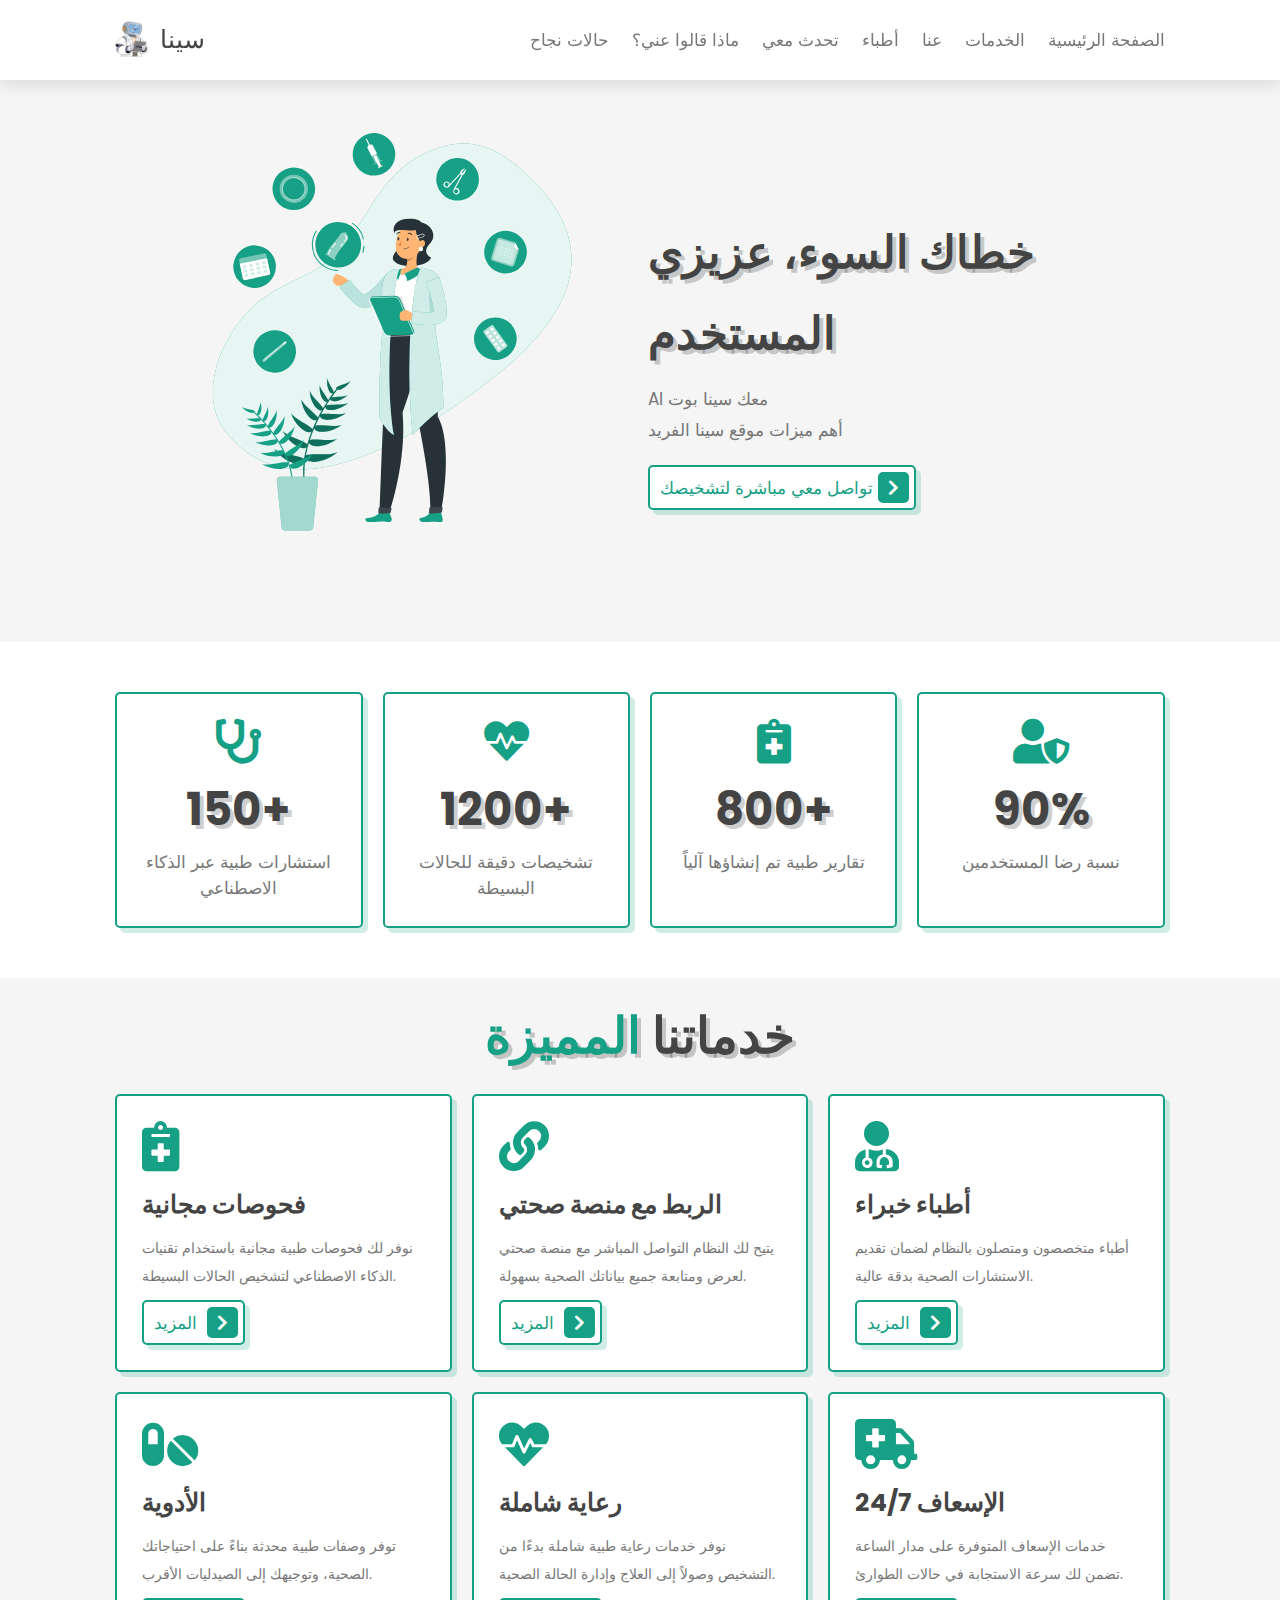
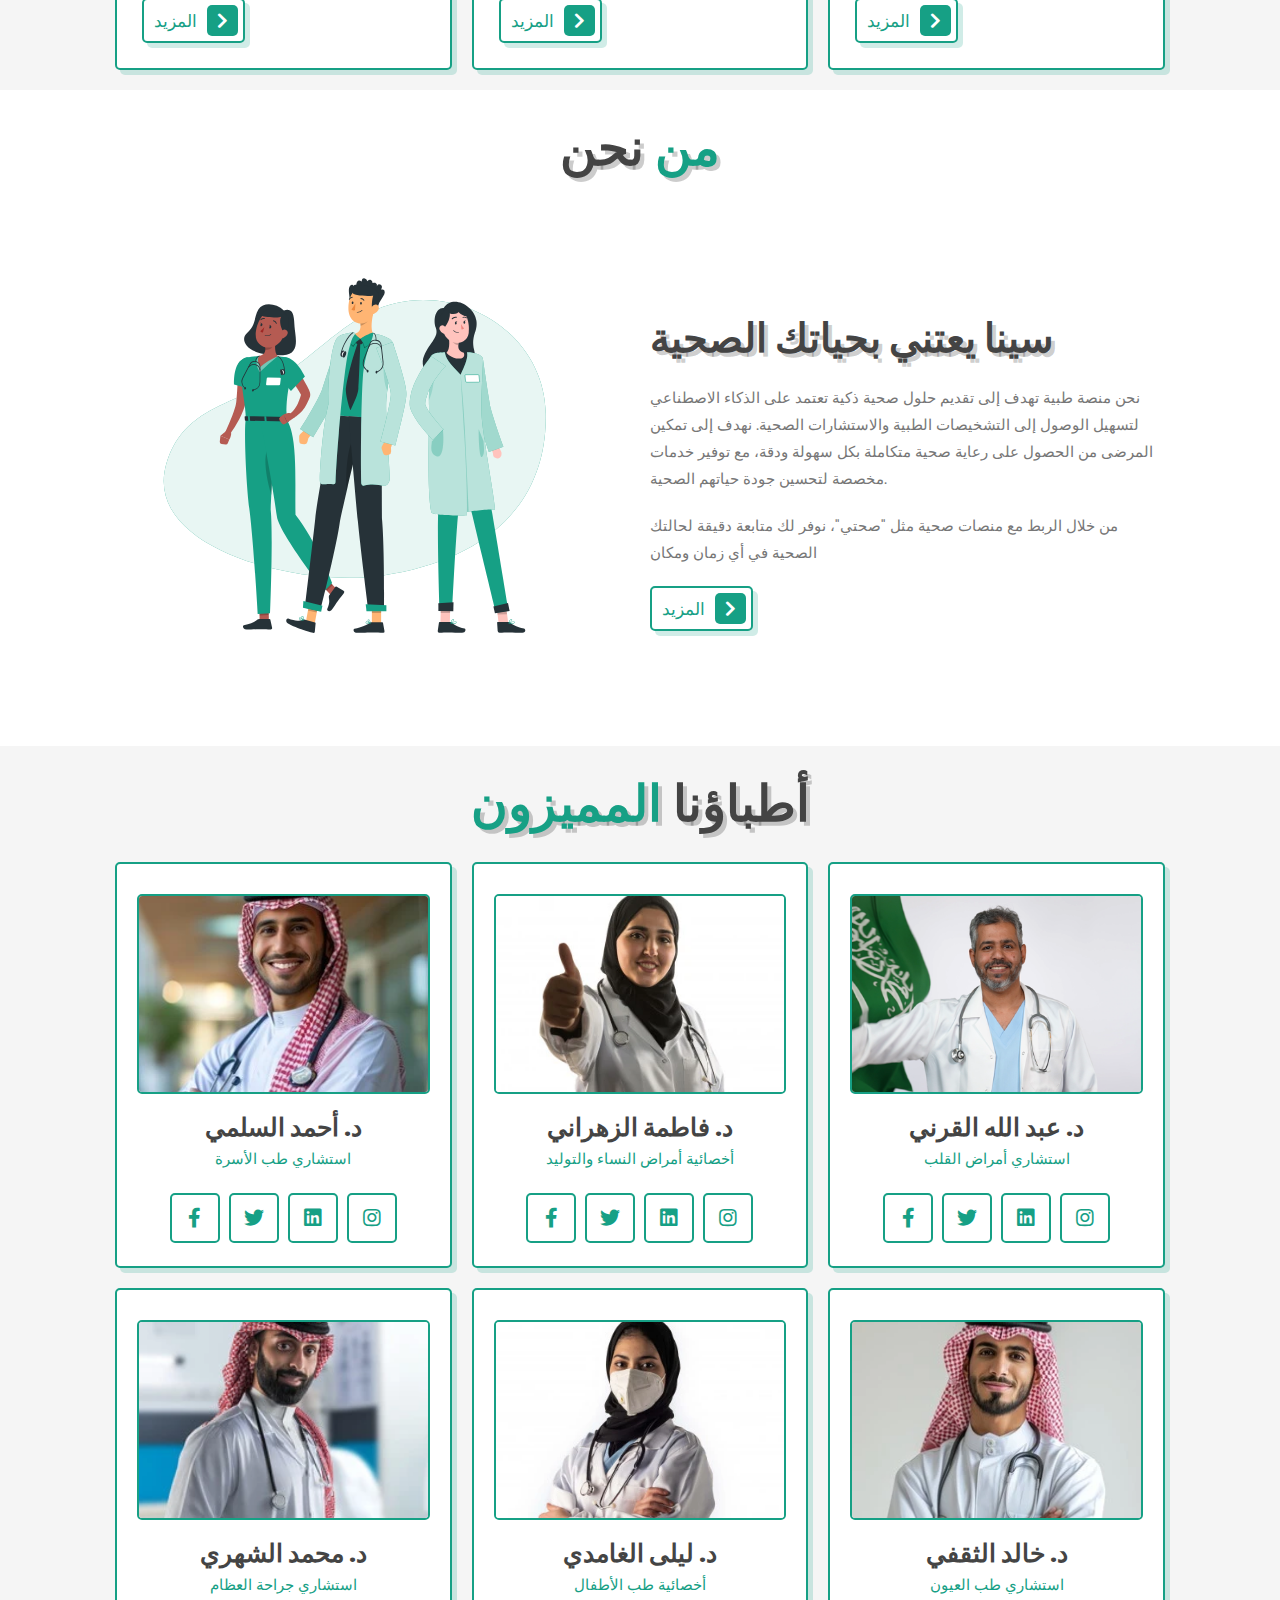
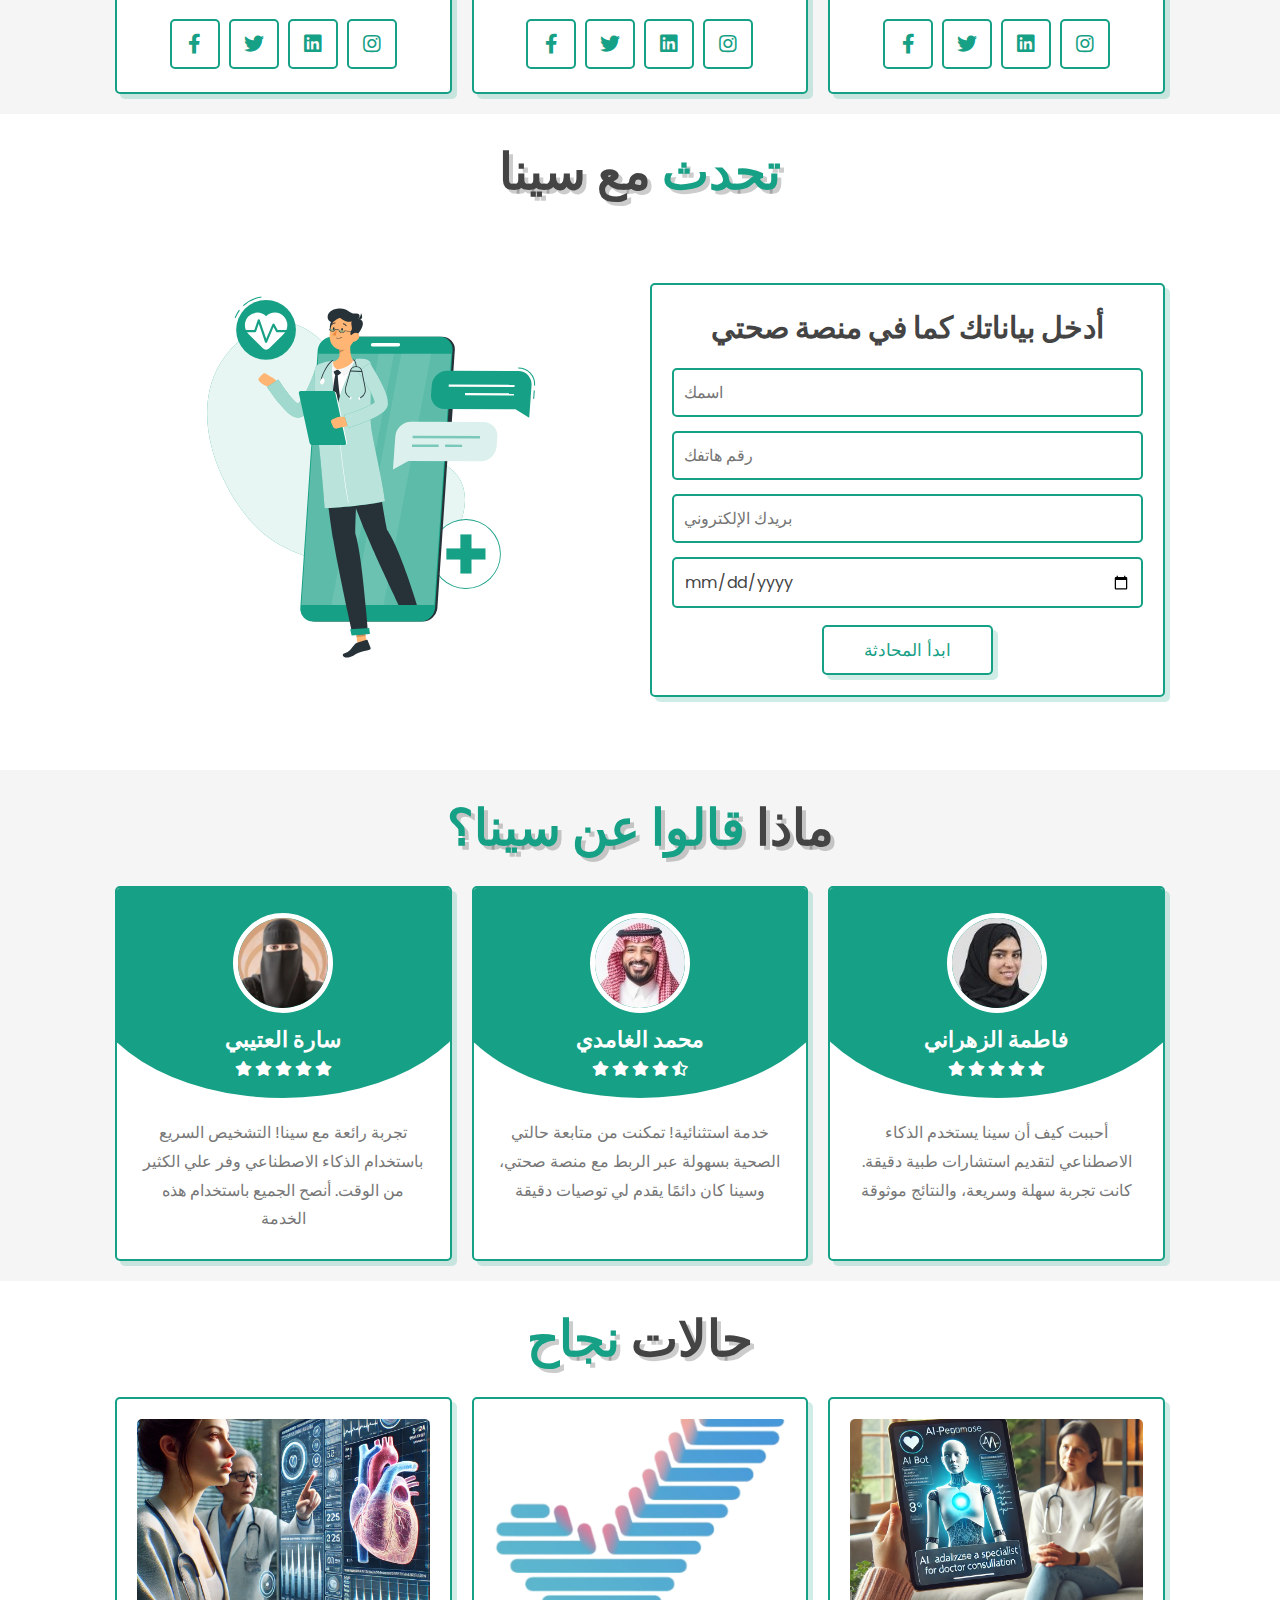
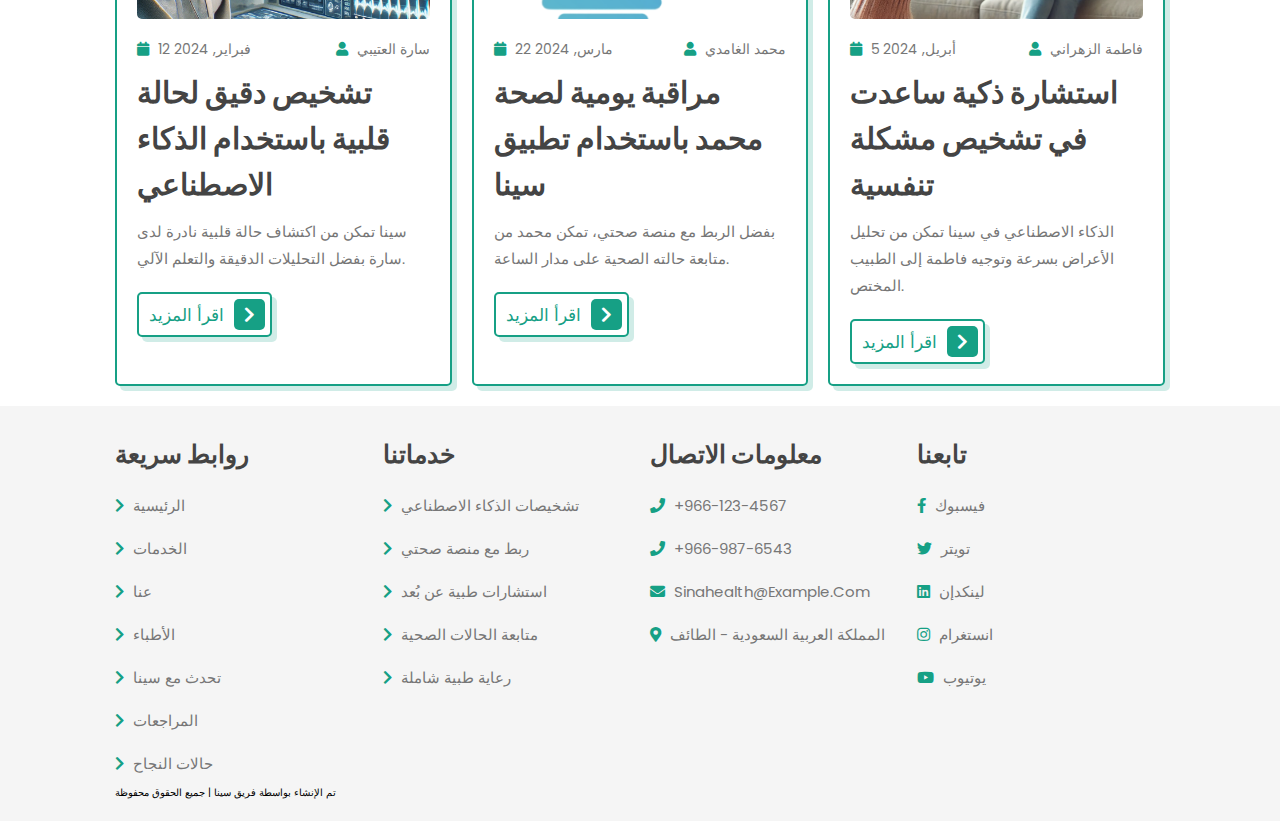
<file: index.html>
<!DOCTYPE html>
<html lang="en">
<head>
    <meta charset="UTF-8">
    <meta http-equiv="X-UA-Compatible" content="IE=edge">
    <meta name="viewport" content="width=device-width, initial-scale=1.0">
    <title>سينا الصحي</title> 
    <!-- Page Icon -->
    <link rel="shortcut icon" href="image/heartbeat-solid.svg" type="image/x-icon">   
    <!-- font-awesome -->
    <link rel="stylesheet" href="https://cdnjs.cloudflare.com/ajax/libs/font-awesome/5.15.4/css/all.min.css"/>
    <!-- Custom Css File Link -->
    <link rel="stylesheet" href="./css/style.css">

    
</head>
<body>
    <!-- Header Section Starts -->
    <div class="header">
        <div class="logo">
            <img src="image/Sina_Logo.jpg" alt="Sina Robot Logo">
            <span>سينا</span>
        </div>
        <nav class="navbar">
            <a href="#home">الصفحة الرئيسية</a>
            <a href="#services">الخدمات</a>
            <a href="#about">عنا</a>
            <a href="#doctors">أطباء</a>
            <a href="#book">تحدث معي</a>
            <a href="#review">ماذا قالوا عني؟</a>
            <a href="#blogs">حالات نجاح</a>
        </nav>
        <div id="menu-btn" class="fas fa-bars"></div>
    </div>
    <!-- Header Section End -->

    <!-- Home Section starts -->
    <section class="home" id="home">
        <div class="image">
            <img src="./image/home-img.svg" alt="home-img.svg">
        </div>
        <div class="content">
            <h3>خطاك السوء، عزيزي المستخدم</h3>
            <p>AI معك سينا بوت 
            <br> أهم ميزات موقع سينا الفريد</p>
            <a href="#book" class="btn"> تواصل معي مباشرة لتشخيصك<span class="fas fa-chevron-right"></span> </a>
        </div>
    </section>
    <!-- Home Section End -->

<!-- قسم الأيقونات يبدأ -->
<section class="icons-container">
    <div class="icons">
        <i class="fas fa-stethoscope"></i>
        <h3>150+</h3>
        <p>استشارات طبية عبر الذكاء الاصطناعي</p>
    </div>
    <div class="icons">
        <i class="fas fa-heartbeat"></i>
        <h3>1200+</h3>
        <p>تشخيصات دقيقة للحالات البسيطة</p>
    </div>
    <div class="icons">
        <i class="fas fa-notes-medical"></i>
        <h3>800+</h3>
        <p>تقارير طبية تم إنشاؤها آلياً</p>
    </div>
    <div class="icons">
        <i class="fas fa-user-shield"></i>
        <h3>90%</h3>
        <p>نسبة رضا المستخدمين</p>
    </div>
</section>
<!-- قسم الأيقونات ينتهي -->


 <!-- قسم الخدمات يبدأ -->
<section class="services" id="services">
    <h1 class="heading">خدماتنا <span>المميزة</span></h1>
    <div class="box-container">
        <div class="box">
            <i class="fas fa-notes-medical"></i>
            <h3>فحوصات مجانية</h3>
            <p>نوفر لك فحوصات طبية مجانية باستخدام تقنيات الذكاء الاصطناعي لتشخيص الحالات البسيطة.</p>
            <a href="#" class="btn">المزيد <span class="fas fa-chevron-right"></span> </a>
        </div>
        <div class="box">
            <i class="fas fa-link"></i>
            <h3>الربط مع منصة صحتي</h3>
            <p>يتيح لك النظام التواصل المباشر مع منصة صحتي لعرض ومتابعة جميع بياناتك الصحية بسهولة.</p>
            <a href="#" class="btn">المزيد <span class="fas fa-chevron-right"></span> </a>
        </div>
        <div class="box">
            <i class="fas fa-user-md"></i>
            <h3>أطباء خبراء</h3>
            <p>أطباء متخصصون ومتصلون بالنظام لضمان تقديم الاستشارات الصحية بدقة عالية.</p>
            <a href="#" class="btn">المزيد <span class="fas fa-chevron-right"></span> </a>
        </div>
        <div class="box">
            <i class="fas fa-pills"></i>
            <h3>الأدوية</h3>
            <p>توفر وصفات طبية محدثة بناءً على احتياجاتك الصحية، وتوجيهك إلى الصيدليات الأقرب.</p>
            <a href="#" class="btn">المزيد <span class="fas fa-chevron-right"></span> </a>
        </div>
        <div class="box">
            <i class="fas fa-heartbeat"></i>
            <h3>رعاية شاملة</h3>
            <p>نوفر خدمات رعاية طبية شاملة بدءًا من التشخيص وصولاً إلى العلاج وإدارة الحالة الصحية.</p>
            <a href="#" class="btn">المزيد <span class="fas fa-chevron-right"></span> </a>
        </div>
        <div class="box">
            <i class="fas fa-ambulance"></i>
            <h3>الإسعاف 24/7</h3>
            <p>خدمات الإسعاف المتوفرة على مدار الساعة تضمن لك سرعة الاستجابة في حالات الطوارئ.</p>
            <a href="#" class="btn">المزيد <span class="fas fa-chevron-right"></span> </a>
        </div>
    </div>
</section>
<!-- قسم الخدمات ينتهي -->


<!-- قسم عنا يبدأ -->
<section class="about" id="about">
    <h1 class="heading"><span>من</span> نحن</h1>
    <div class="row">
        <div class="image">
            <img src="./image/about-img.svg" alt="عنّا">
        </div>
        <div class="content">
            <h3>سينا يعتني بحياتك الصحية </h3>
            <p>نحن منصة طبية تهدف إلى تقديم حلول صحية ذكية تعتمد على الذكاء الاصطناعي لتسهيل الوصول إلى التشخيصات الطبية والاستشارات الصحية. نهدف إلى تمكين المرضى من الحصول على رعاية صحية متكاملة بكل سهولة ودقة، مع توفير خدمات مخصصة لتحسين جودة حياتهم الصحية.</p>
            <p>من خلال الربط مع منصات صحية مثل "صحتي"، نوفر لك متابعة دقيقة لحالتك الصحية في أي زمان ومكان</p>
            <a href="#" class="btn">المزيد <span class="fas fa-chevron-right"></span> </a>
        </div>
    </div>
</section>
<!-- قسم عنا ينتهي -->


<!-- قسم الأطباء يبدأ -->
<section class="doctors" id="doctors">
    <h1 class="heading">أطباؤنا <span>المميزون</span></h1>
    <div class="box-container">
        <div class="box">
            <img src="./image/sadoc1.png" alt="دكتور أحمد">
            <h3>د. أحمد السلمي</h3>
            <span>استشاري طب الأسرة</span>
            <div class="share">
                <a href="#" class="fab fa-facebook-f"></a>
                <a href="#" class="fab fa-twitter"></a>
                <a href="#" class="fab fa-linkedin"></a>
                <a href="#" class="fab fa-instagram"></a>
            </div>
        </div>
        <div class="box">
            <img src="./image/sadoc2.png" alt="دكتورة فاطمة">
            <h3>د. فاطمة الزهراني</h3>
            <span>أخصائية أمراض النساء والتوليد</span>
            <div class="share">
                <a href="#" class="fab fa-facebook-f"></a>
                <a href="#" class="fab fa-twitter"></a>
                <a href="#" class="fab fa-linkedin"></a>
                <a href="#" class="fab fa-instagram"></a>
            </div>
        </div>
        <div class="box">
            <img src="./image/sadoc3.png" alt="دكتور عبد الله">
            <h3>د. عبد الله القرني</h3>
            <span>استشاري أمراض القلب</span>
            <div class="share">
                <a href="#" class="fab fa-facebook-f"></a>
                <a href="#" class="fab fa-twitter"></a>
                <a href="#" class="fab fa-linkedin"></a>
                <a href="#" class="fab fa-instagram"></a>
            </div>
        </div>
        <div class="box">
            <img src="./image/sadoc6.png" alt="دكتور محمد">
            <h3>د. محمد الشهري</h3>
            <span>استشاري جراحة العظام</span>
            <div class="share">
                <a href="#" class="fab fa-facebook-f"></a>
                <a href="#" class="fab fa-twitter"></a>
                <a href="#" class="fab fa-linkedin"></a>
                <a href="#" class="fab fa-instagram"></a>
            </div>
        </div>
        <div class="box">
            <img src="./image/sadoc5.png" alt="دكتورة ليلى">
            <h3>د. ليلى الغامدي</h3>
            <span>أخصائية طب الأطفال</span>
            <div class="share">
                <a href="#" class="fab fa-facebook-f"></a>
                <a href="#" class="fab fa-twitter"></a>
                <a href="#" class="fab fa-linkedin"></a>
                <a href="#" class="fab fa-instagram"></a>
            </div>
        </div>
        <div class="box">
            <img src="./image/sadoc4.png" alt="دكتور خالد">
            <h3>د. خالد الثقفي</h3>
            <span>استشاري طب العيون</span>
            <div class="share">
                <a href="#" class="fab fa-facebook-f"></a>
                <a href="#" class="fab fa-twitter"></a>
                <a href="#" class="fab fa-linkedin"></a>
                <a href="#" class="fab fa-instagram"></a>
            </div>
        </div>
    </div>
</section>
<!-- قسم الأطباء ينتهي -->


<!-- قسم تحدث مع سينا يبدأ -->
<section class="book" id="book">
    <h1 class="heading"><span>تحدث</span> مع سينا</h1>
    <div class="row">
        <div class="image">
            <img src="./image/book-img.svg" alt="تحدث مع سينا">
        </div>
        <form action="">
            <h3>أدخل بياناتك كما في منصة صحتي</h3>
            <input type="text" placeholder="اسمك" class="box" required>
            <input type="number" placeholder="رقم هاتفك" class="box" required>
            <input type="email" placeholder="بريدك الإلكتروني" class="box" required>
            <input type="date" class="box" required>
            <input type="submit" value="ابدأ المحادثة" class="btn" id="start-chat">
        </form>
    </div>
</section>
<!-- قسم تحدث مع سينا ينتهي -->


<!-- قسم المراجعات يبدأ -->
<section class="review" id="review">
    <h1 class="heading">ماذا <span>قالوا عن سينا؟</span></h1>
    <div class="box-container">
        <div class="box">
            <img src="./image/sariv2.jpg" alt="مراجع 1">
            <h3>سارة العتيبي</h3>
            <div class="stars">
                <i class="fas fa-star"></i>
                <i class="fas fa-star"></i>
                <i class="fas fa-star"></i>
                <i class="fas fa-star"></i>
                <i class="fas fa-star"></i>
            </div>
            <p class="text">تجربة رائعة مع سينا! التشخيص السريع باستخدام الذكاء الاصطناعي وفر علي الكثير من الوقت. أنصح الجميع باستخدام هذه الخدمة</p>
        </div>
        <div class="box">
            <img src="./image/sariv1.jpg" alt="مراجع 2">
            <h3>محمد الغامدي</h3>
            <div class="stars">
                <i class="fas fa-star"></i>
                <i class="fas fa-star"></i>
                <i class="fas fa-star"></i>
                <i class="fas fa-star"></i>
                <i class="fas fa-star-half-alt"></i>
            </div>
            <p class="text">خدمة استثنائية! تمكنت من متابعة حالتي الصحية بسهولة عبر الربط مع منصة صحتي، وسينا كان دائمًا يقدم لي توصيات دقيقة</p>
        </div>
        <div class="box">
            <img src="./image/sariv3.jpg" alt="مراجع 3">
            <h3>فاطمة الزهراني</h3>
            <div class="stars">
                <i class="fas fa-star"></i>
                <i class="fas fa-star"></i>
                <i class="fas fa-star"></i>
                <i class="fas fa-star"></i>
                <i class="fas fa-star"></i>
            </div>
            <p class="text">أحببت كيف أن سينا يستخدم الذكاء الاصطناعي لتقديم استشارات طبية دقيقة. كانت تجربة سهلة وسريعة، والنتائج موثوقة</p>
        </div>
    </div>
</section>
<!-- قسم المراجعات ينتهي -->


<!-- قسم حالات النجاح يبدأ -->
<section class="blogs" id="blogs">
    <h1 class="heading">حالات <span>نجاح</span></h1>
    <div class="box-container">
        <div class="box">
            <div class="image">
                <img src="./image/sina1.webp" alt="حالة نجاح 1">
            </div>
            <div class="content">
                <div class="icon">
                    <a href="#"><i class="fas fa-calendar"></i> 12 فبراير, 2024</a>
                    <a href="#"><i class="fas fa-user"></i> سارة العتيبي</a>
                </div>
                <h3>تشخيص دقيق لحالة قلبية باستخدام الذكاء الاصطناعي</h3>
                <p>سينا تمكن من اكتشاف حالة قلبية نادرة لدى سارة بفضل التحليلات الدقيقة والتعلم الآلي.</p>
                <a href="#" class="btn">اقرأ المزيد <span class="fas fa-chevron-right"></span> </a>
            </div>
        </div>
        <div class="box">
            <div class="image">
                <img src="./image/sina2.png" alt="حالة نجاح 2">
            </div>
            <div class="content">
                <div class="icon">
                    <a href="#"><i class="fas fa-calendar"></i> 22 مارس, 2024</a>
                    <a href="#"><i class="fas fa-user"></i> محمد الغامدي</a>
                </div>
                <h3>مراقبة يومية لصحة محمد باستخدام تطبيق سينا</h3>
                <p>بفضل الربط مع منصة صحتي، تمكن محمد من متابعة حالته الصحية على مدار الساعة.</p>
                <a href="#" class="btn">اقرأ المزيد <span class="fas fa-chevron-right"></span> </a>
            </div>
        </div>
        <div class="box">
            <div class="image">
                <img src="./image/sina3.webp" alt="حالة نجاح 3">
            </div>
            <div class="content">
                <div class="icon">
                    <a href="#"><i class="fas fa-calendar"></i> 5 أبريل, 2024</a>
                    <a href="#"><i class="fas fa-user"></i> فاطمة الزهراني</a>
                </div>
                <h3>استشارة ذكية ساعدت في تشخيص مشكلة تنفسية</h3>
                <p>الذكاء الاصطناعي في سينا تمكن من تحليل الأعراض بسرعة وتوجيه فاطمة إلى الطبيب المختص.</p>
                <a href="#" class="btn">اقرأ المزيد <span class="fas fa-chevron-right"></span> </a>
            </div>
        </div>
    </div>
</section>
<!-- قسم حالات النجاح ينتهي -->

<!-- Footer section Starts  -->
<section class="footer">
    <div class="box-container">
        <div class="box">
            <h3>روابط سريعة</h3>
            <a href="#"> <i class="fas fa-chevron-right"></i> الرئيسية</a>
            <a href="#"> <i class="fas fa-chevron-right"></i> الخدمات</a>
            <a href="#"> <i class="fas fa-chevron-right"></i> عنا</a>
            <a href="#"> <i class="fas fa-chevron-right"></i> الأطباء</a>
            <a href="#"> <i class="fas fa-chevron-right"></i> تحدث مع سينا</a>
            <a href="#"> <i class="fas fa-chevron-right"></i> المراجعات</a>
            <a href="#"> <i class="fas fa-chevron-right"></i> حالات النجاح</a>
        </div>
        <div class="box">
            <h3>خدماتنا</h3>
            <a href="#"> <i class="fas fa-chevron-right"></i> تشخيصات الذكاء الاصطناعي</a>
            <a href="#"> <i class="fas fa-chevron-right"></i> ربط مع منصة صحتي</a>
            <a href="#"> <i class="fas fa-chevron-right"></i> استشارات طبية عن بُعد</a>
            <a href="#"> <i class="fas fa-chevron-right"></i> متابعة الحالات الصحية</a>
            <a href="#"> <i class="fas fa-chevron-right"></i> رعاية طبية شاملة</a>
        </div>
        <div class="box">
            <h3>معلومات الاتصال</h3>
            <a href="#"> <i class="fas fa-phone"></i> +966-123-4567</a>
            <a href="#"> <i class="fas fa-phone"></i> +966-987-6543</a>
            <a href="#"> <i class="fas fa-envelope"></i> sinahealth@example.com</a>
            <a href="#"> <i class="fas fa-map-marker-alt"></i> المملكة العربية السعودية - الطائف</a>
        </div>
        <div class="box">
            <h3>تابعنا</h3>
            <a href="#"> <i class="fab fa-facebook-f"></i> فيسبوك</a>
            <a href="#"> <i class="fab fa-twitter"></i> تويتر</a>
            <a href="#"> <i class="fab fa-linkedin"></i> لينكدإن</a>
            <a href="#"> <i class="fab fa-instagram"></i> انستغرام</a>
            <a href="#"> <i class="fab fa-youtube"></i> يوتيوب</a>
        </div>
    </div>
    <div class="credit">تم الإنشاء بواسطة <span>فريق سينا</span> | جميع الحقوق محفوظة</div>
</section>
<!-- Footer section End  -->








    <!-- custom js file link  -->
    <script src="js/script.js"></script>
</body>
</html>
</file>
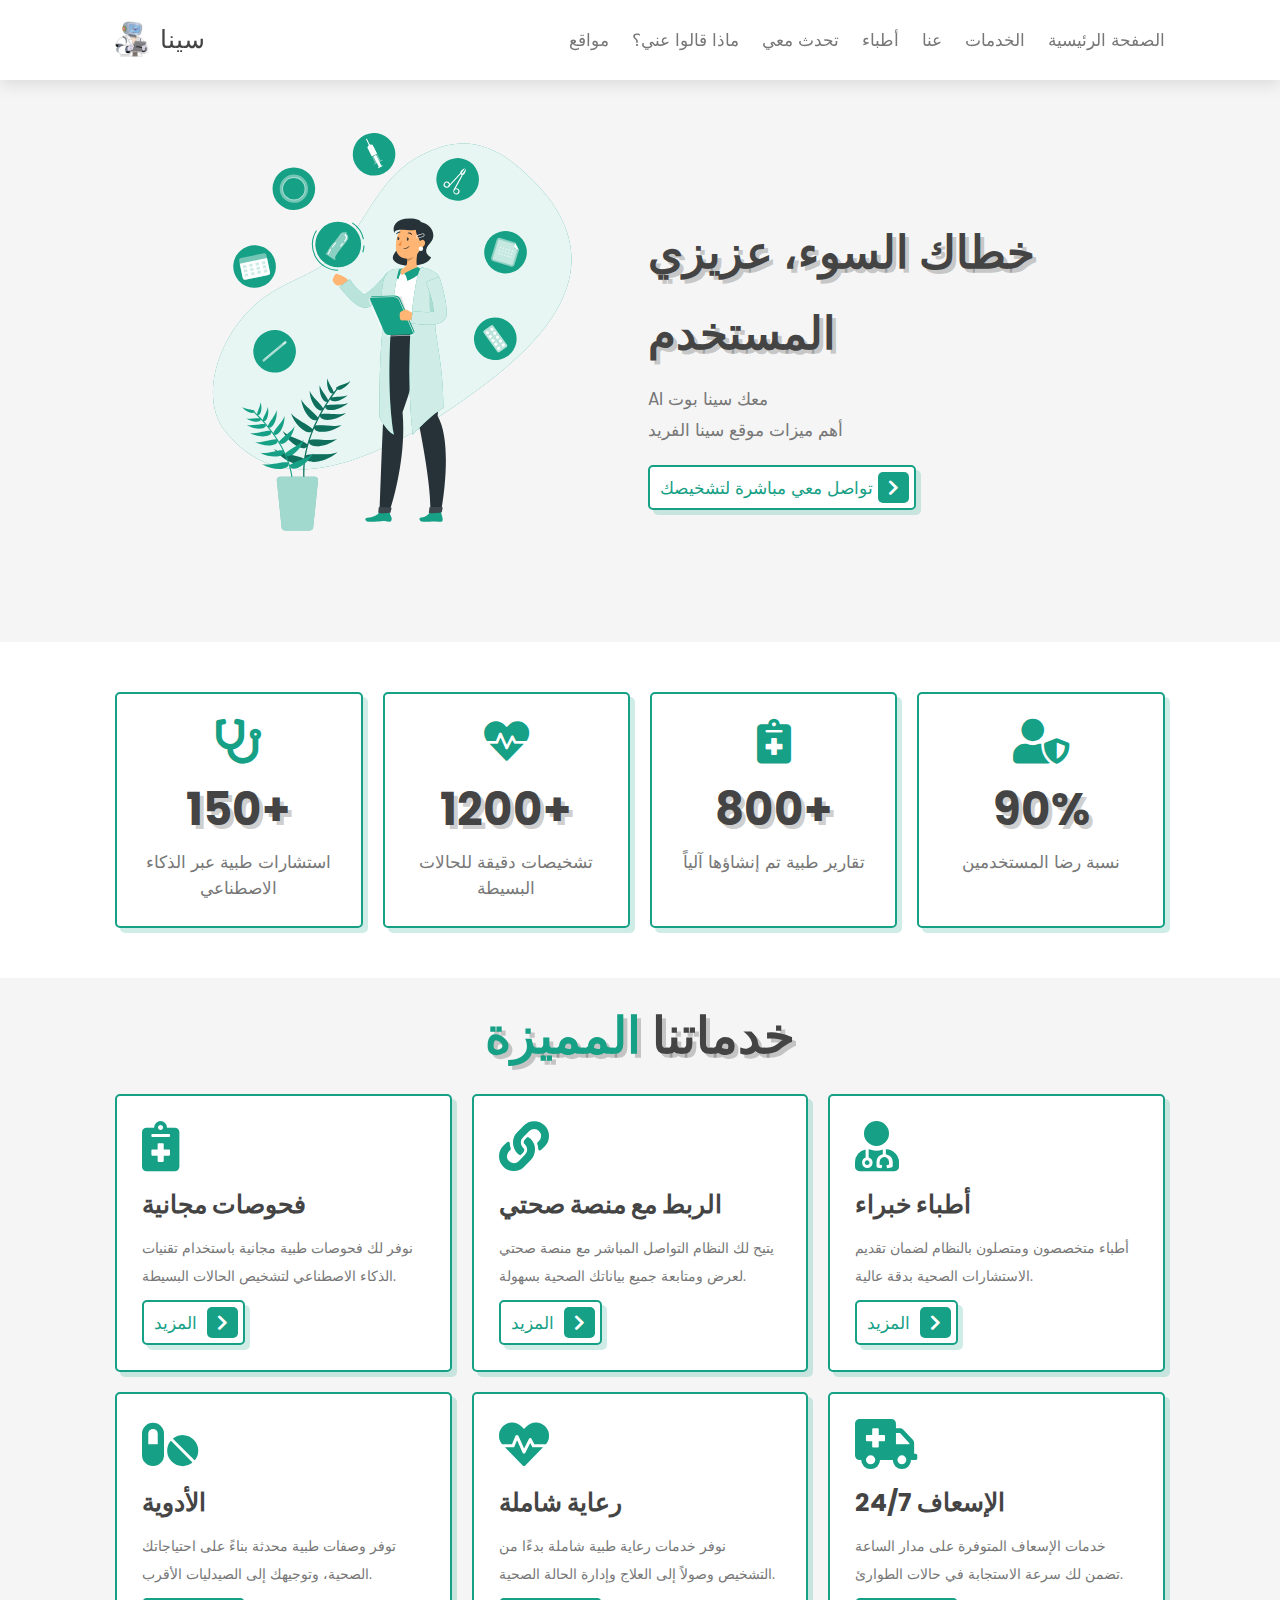
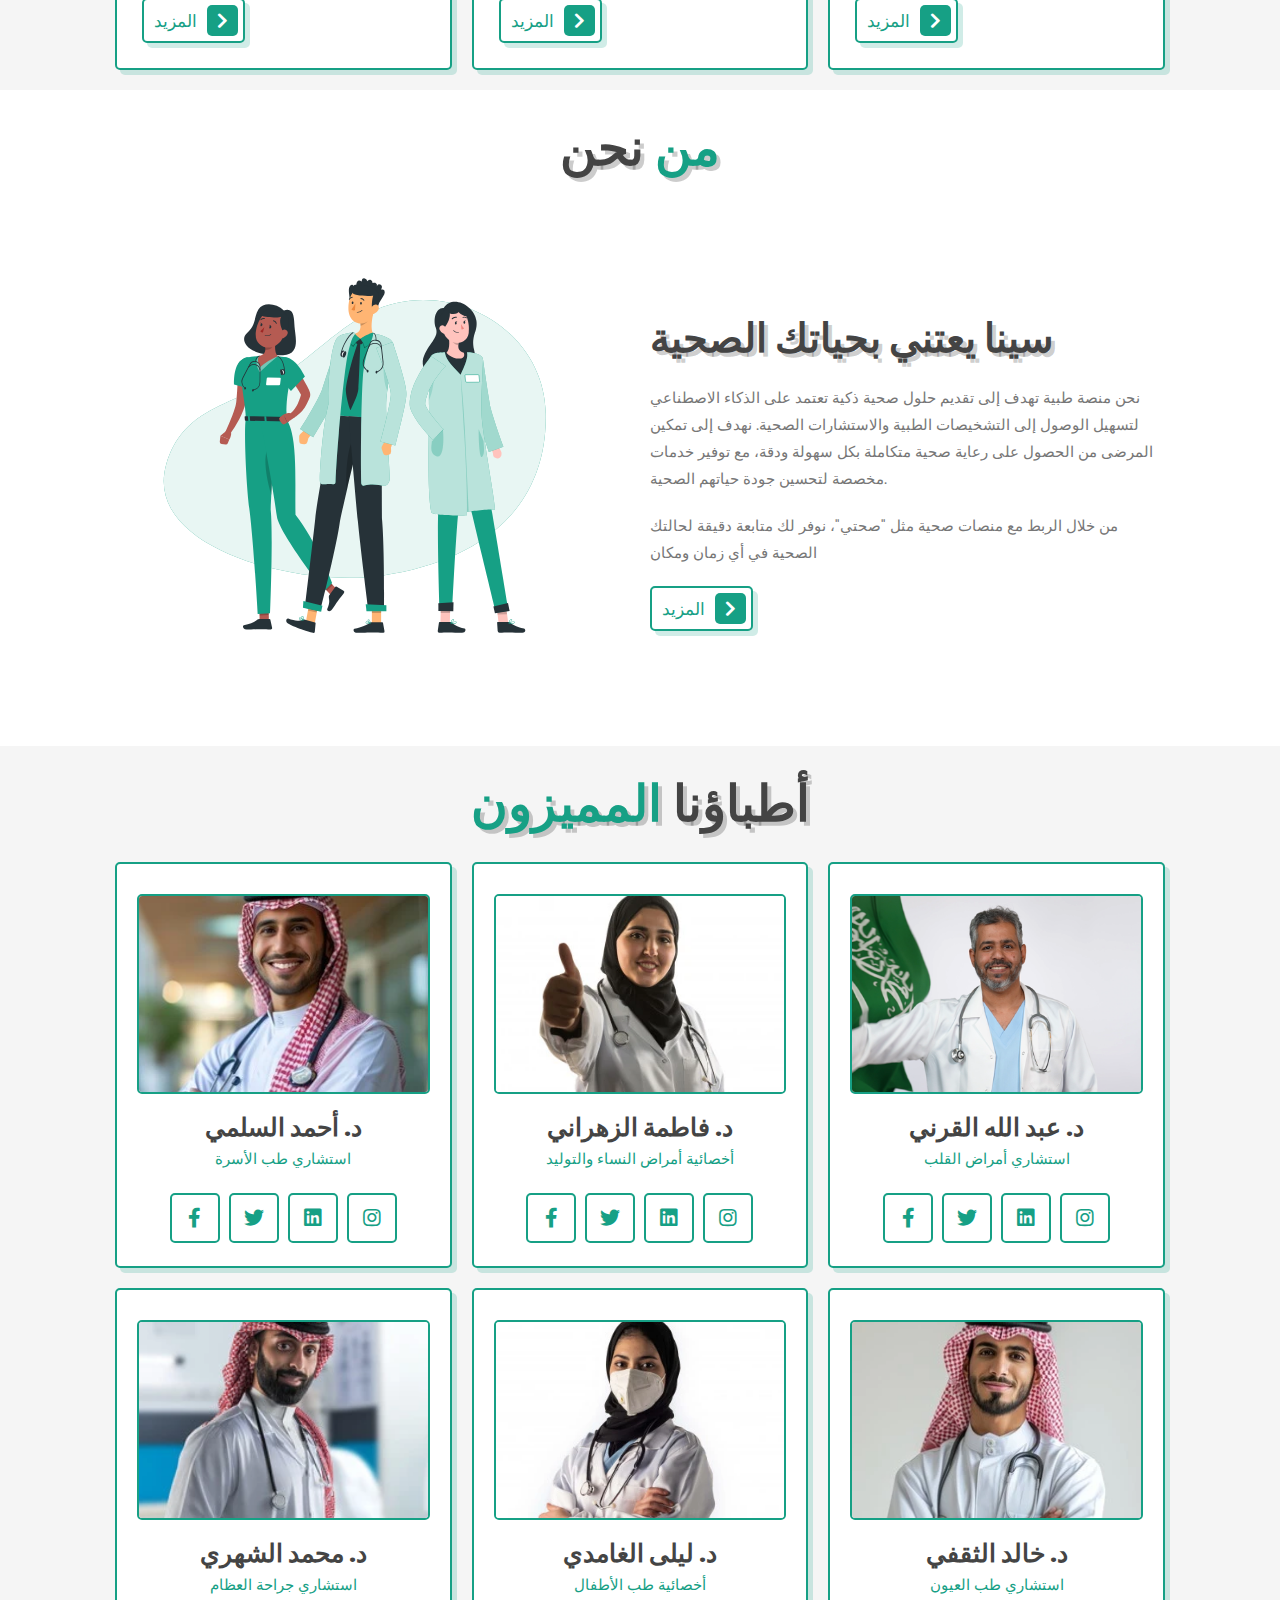
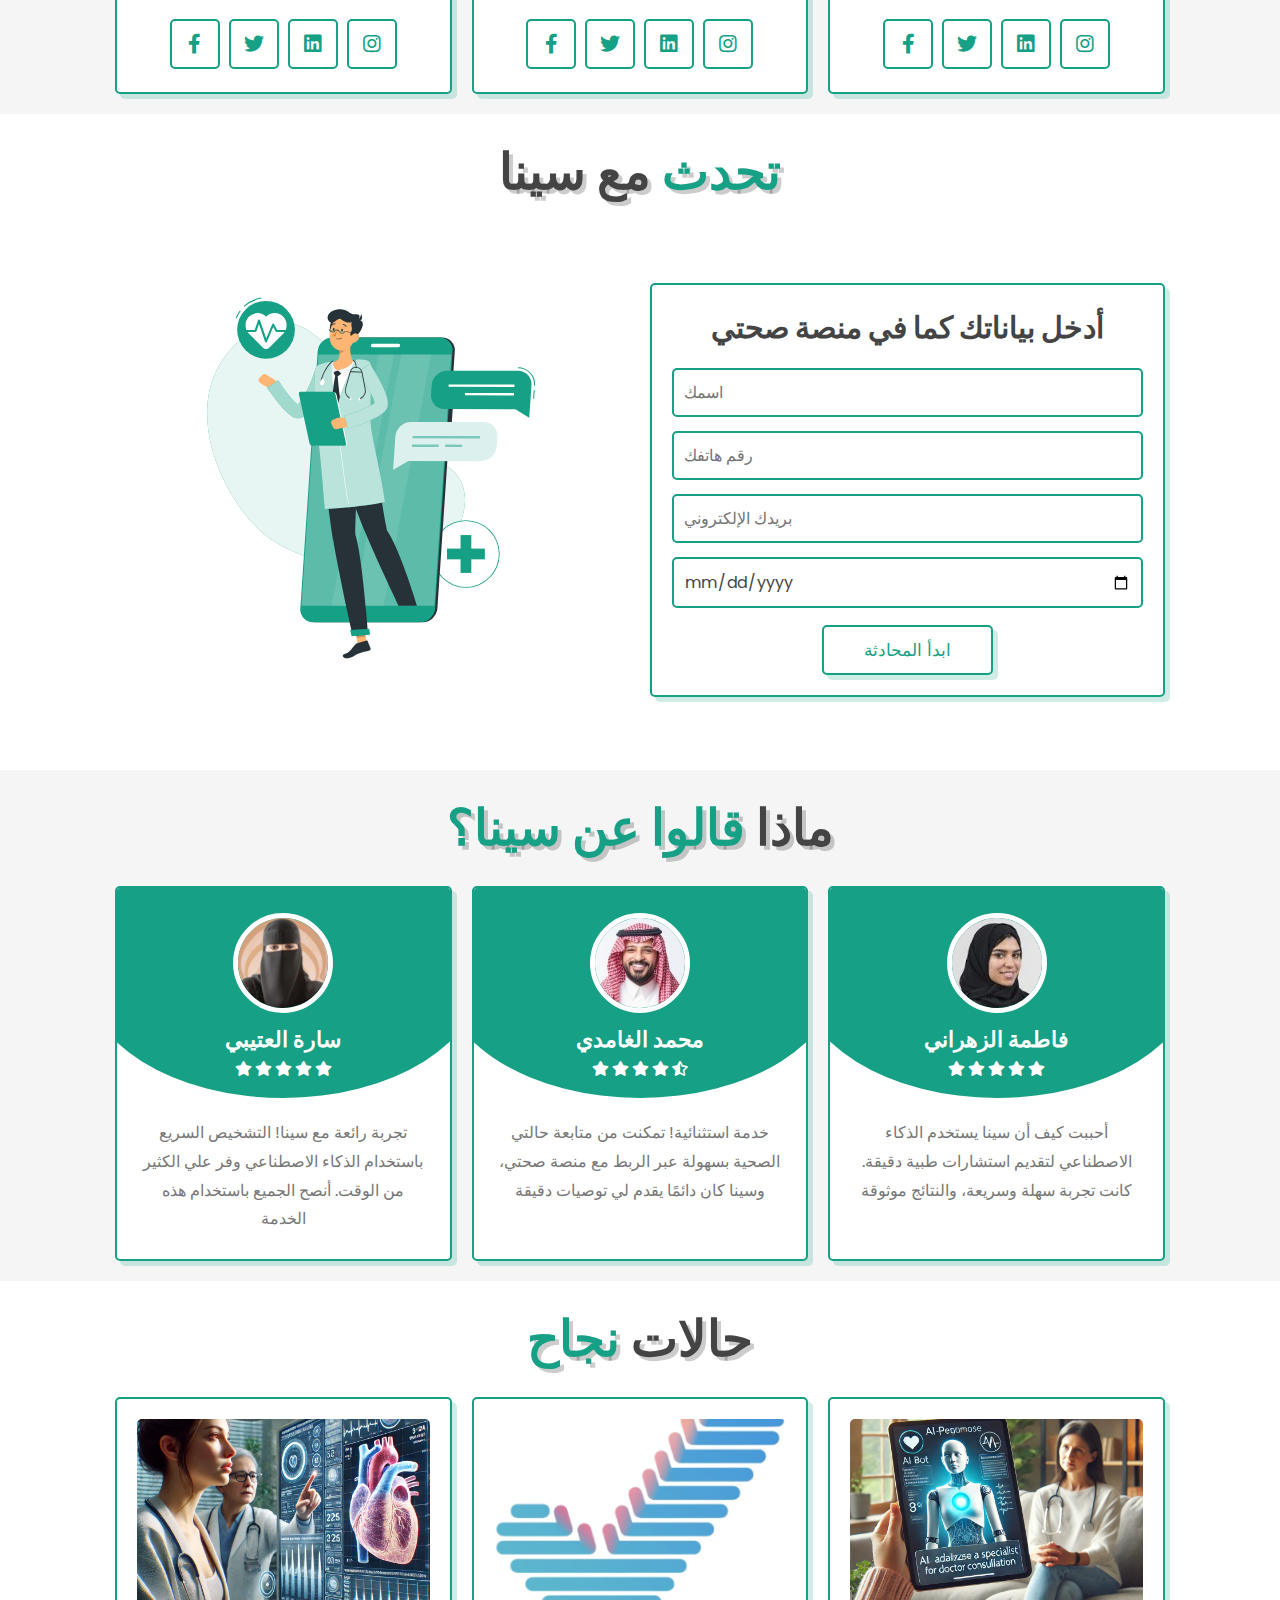
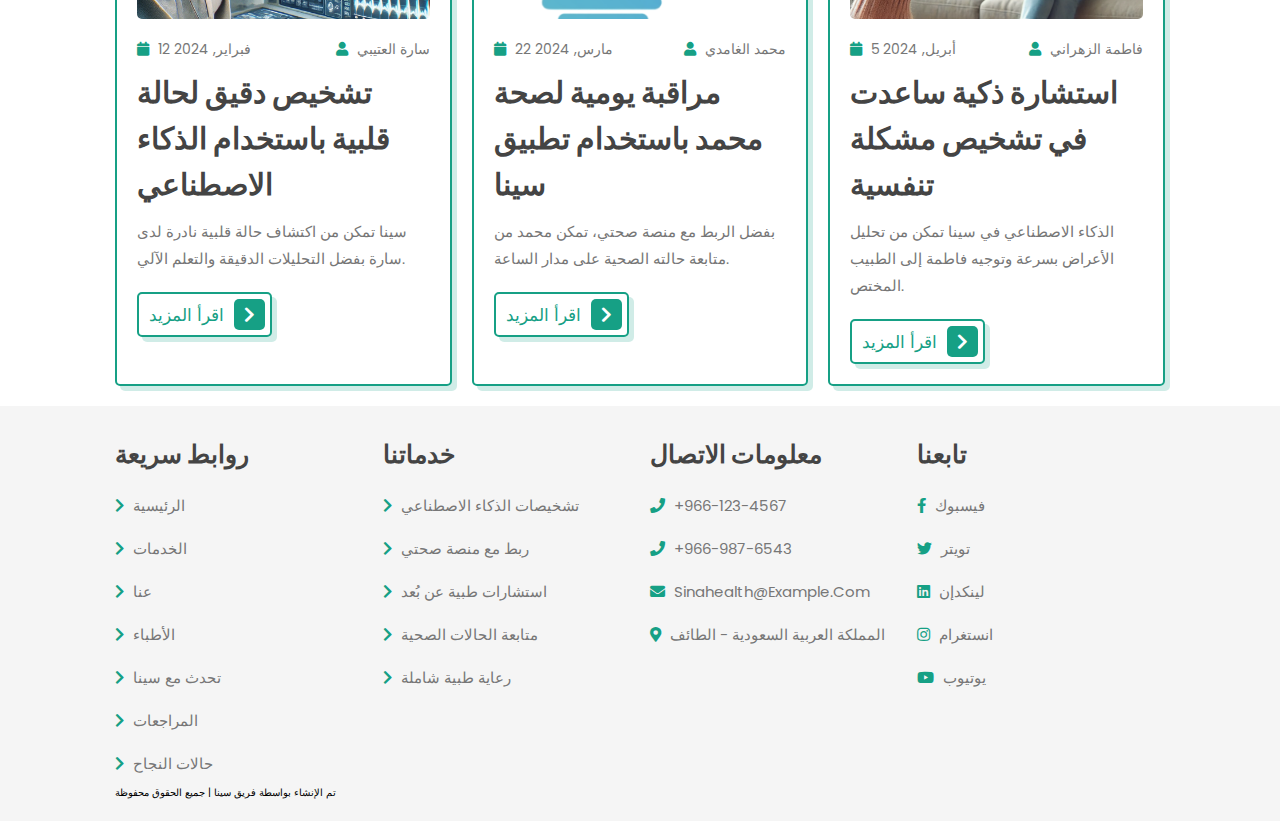
<file: medcare-main/index.html>
<!DOCTYPE html>
<html lang="en">
<head>
    <meta charset="UTF-8">
    <meta http-equiv="X-UA-Compatible" content="IE=edge">
    <meta name="viewport" content="width=device-width, initial-scale=1.0">
    <title>سينا الصحي</title> 
    <!-- Page Icon -->
    <link rel="shortcut icon" href="image/heartbeat-solid.svg" type="image/x-icon">   
    <!-- font-awesome -->
    <link rel="stylesheet" href="https://cdnjs.cloudflare.com/ajax/libs/font-awesome/5.15.4/css/all.min.css"/>
    <!-- Custom Css File Link -->
    <link rel="stylesheet" href="./css/style.css">

    
</head>
<body>
    <!-- Header Section Starts -->
    <div class="header">
        <div class="logo">
            <img src="image/Sina_Logo.jpg" alt="Sina Robot Logo">
            <span>سينا</span>
        </div>
        <nav class="navbar">
            <a href="#home">الصفحة الرئيسية</a>
            <a href="#services">الخدمات</a>
            <a href="#about">عنا</a>
            <a href="#doctors">أطباء</a>
            <a href="#book">تحدث معي</a>
            <a href="#review">ماذا قالوا عني؟</a>
            <a href="#blogs">مواقع</a>
        </nav>
        <div id="menu-btn" class="fas fa-bars"></div>
    </div>
    <!-- Header Section End -->

    <!-- Home Section starts -->
    <section class="home" id="home">
        <div class="image">
            <img src="./image/home-img.svg" alt="home-img.svg">
        </div>
        <div class="content">
            <h3>خطاك السوء، عزيزي المستخدم</h3>
            <p>AI معك سينا بوت 
            <br> أهم ميزات موقع سينا الفريد</p>
            <a href="#book" class="btn"> تواصل معي مباشرة لتشخيصك<span class="fas fa-chevron-right"></span> </a>
        </div>
    </section>
    <!-- Home Section End -->

<!-- قسم الأيقونات يبدأ -->
<section class="icons-container">
    <div class="icons">
        <i class="fas fa-stethoscope"></i>
        <h3>150+</h3>
        <p>استشارات طبية عبر الذكاء الاصطناعي</p>
    </div>
    <div class="icons">
        <i class="fas fa-heartbeat"></i>
        <h3>1200+</h3>
        <p>تشخيصات دقيقة للحالات البسيطة</p>
    </div>
    <div class="icons">
        <i class="fas fa-notes-medical"></i>
        <h3>800+</h3>
        <p>تقارير طبية تم إنشاؤها آلياً</p>
    </div>
    <div class="icons">
        <i class="fas fa-user-shield"></i>
        <h3>90%</h3>
        <p>نسبة رضا المستخدمين</p>
    </div>
</section>
<!-- قسم الأيقونات ينتهي -->


 <!-- قسم الخدمات يبدأ -->
<section class="services" id="services">
    <h1 class="heading">خدماتنا <span>المميزة</span></h1>
    <div class="box-container">
        <div class="box">
            <i class="fas fa-notes-medical"></i>
            <h3>فحوصات مجانية</h3>
            <p>نوفر لك فحوصات طبية مجانية باستخدام تقنيات الذكاء الاصطناعي لتشخيص الحالات البسيطة.</p>
            <a href="#" class="btn">المزيد <span class="fas fa-chevron-right"></span> </a>
        </div>
        <div class="box">
            <i class="fas fa-link"></i>
            <h3>الربط مع منصة صحتي</h3>
            <p>يتيح لك النظام التواصل المباشر مع منصة صحتي لعرض ومتابعة جميع بياناتك الصحية بسهولة.</p>
            <a href="#" class="btn">المزيد <span class="fas fa-chevron-right"></span> </a>
        </div>
        <div class="box">
            <i class="fas fa-user-md"></i>
            <h3>أطباء خبراء</h3>
            <p>أطباء متخصصون ومتصلون بالنظام لضمان تقديم الاستشارات الصحية بدقة عالية.</p>
            <a href="#" class="btn">المزيد <span class="fas fa-chevron-right"></span> </a>
        </div>
        <div class="box">
            <i class="fas fa-pills"></i>
            <h3>الأدوية</h3>
            <p>توفر وصفات طبية محدثة بناءً على احتياجاتك الصحية، وتوجيهك إلى الصيدليات الأقرب.</p>
            <a href="#" class="btn">المزيد <span class="fas fa-chevron-right"></span> </a>
        </div>
        <div class="box">
            <i class="fas fa-heartbeat"></i>
            <h3>رعاية شاملة</h3>
            <p>نوفر خدمات رعاية طبية شاملة بدءًا من التشخيص وصولاً إلى العلاج وإدارة الحالة الصحية.</p>
            <a href="#" class="btn">المزيد <span class="fas fa-chevron-right"></span> </a>
        </div>
        <div class="box">
            <i class="fas fa-ambulance"></i>
            <h3>الإسعاف 24/7</h3>
            <p>خدمات الإسعاف المتوفرة على مدار الساعة تضمن لك سرعة الاستجابة في حالات الطوارئ.</p>
            <a href="#" class="btn">المزيد <span class="fas fa-chevron-right"></span> </a>
        </div>
    </div>
</section>
<!-- قسم الخدمات ينتهي -->


<!-- قسم عنا يبدأ -->
<section class="about" id="about">
    <h1 class="heading"><span>من</span> نحن</h1>
    <div class="row">
        <div class="image">
            <img src="./image/about-img.svg" alt="عنّا">
        </div>
        <div class="content">
            <h3>سينا يعتني بحياتك الصحية </h3>
            <p>نحن منصة طبية تهدف إلى تقديم حلول صحية ذكية تعتمد على الذكاء الاصطناعي لتسهيل الوصول إلى التشخيصات الطبية والاستشارات الصحية. نهدف إلى تمكين المرضى من الحصول على رعاية صحية متكاملة بكل سهولة ودقة، مع توفير خدمات مخصصة لتحسين جودة حياتهم الصحية.</p>
            <p>من خلال الربط مع منصات صحية مثل "صحتي"، نوفر لك متابعة دقيقة لحالتك الصحية في أي زمان ومكان</p>
            <a href="#" class="btn">المزيد <span class="fas fa-chevron-right"></span> </a>
        </div>
    </div>
</section>
<!-- قسم عنا ينتهي -->


<!-- قسم الأطباء يبدأ -->
<section class="doctors" id="doctors">
    <h1 class="heading">أطباؤنا <span>المميزون</span></h1>
    <div class="box-container">
        <div class="box">
            <img src="./image/sadoc1.png" alt="دكتور أحمد">
            <h3>د. أحمد السلمي</h3>
            <span>استشاري طب الأسرة</span>
            <div class="share">
                <a href="#" class="fab fa-facebook-f"></a>
                <a href="#" class="fab fa-twitter"></a>
                <a href="#" class="fab fa-linkedin"></a>
                <a href="#" class="fab fa-instagram"></a>
            </div>
        </div>
        <div class="box">
            <img src="./image/sadoc2.png" alt="دكتورة فاطمة">
            <h3>د. فاطمة الزهراني</h3>
            <span>أخصائية أمراض النساء والتوليد</span>
            <div class="share">
                <a href="#" class="fab fa-facebook-f"></a>
                <a href="#" class="fab fa-twitter"></a>
                <a href="#" class="fab fa-linkedin"></a>
                <a href="#" class="fab fa-instagram"></a>
            </div>
        </div>
        <div class="box">
            <img src="./image/sadoc3.png" alt="دكتور عبد الله">
            <h3>د. عبد الله القرني</h3>
            <span>استشاري أمراض القلب</span>
            <div class="share">
                <a href="#" class="fab fa-facebook-f"></a>
                <a href="#" class="fab fa-twitter"></a>
                <a href="#" class="fab fa-linkedin"></a>
                <a href="#" class="fab fa-instagram"></a>
            </div>
        </div>
        <div class="box">
            <img src="./image/sadoc6.png" alt="دكتور محمد">
            <h3>د. محمد الشهري</h3>
            <span>استشاري جراحة العظام</span>
            <div class="share">
                <a href="#" class="fab fa-facebook-f"></a>
                <a href="#" class="fab fa-twitter"></a>
                <a href="#" class="fab fa-linkedin"></a>
                <a href="#" class="fab fa-instagram"></a>
            </div>
        </div>
        <div class="box">
            <img src="./image/sadoc5.png" alt="دكتورة ليلى">
            <h3>د. ليلى الغامدي</h3>
            <span>أخصائية طب الأطفال</span>
            <div class="share">
                <a href="#" class="fab fa-facebook-f"></a>
                <a href="#" class="fab fa-twitter"></a>
                <a href="#" class="fab fa-linkedin"></a>
                <a href="#" class="fab fa-instagram"></a>
            </div>
        </div>
        <div class="box">
            <img src="./image/sadoc4.png" alt="دكتور خالد">
            <h3>د. خالد الثقفي</h3>
            <span>استشاري طب العيون</span>
            <div class="share">
                <a href="#" class="fab fa-facebook-f"></a>
                <a href="#" class="fab fa-twitter"></a>
                <a href="#" class="fab fa-linkedin"></a>
                <a href="#" class="fab fa-instagram"></a>
            </div>
        </div>
    </div>
</section>
<!-- قسم الأطباء ينتهي -->


<!-- قسم تحدث مع سينا يبدأ -->
<section class="book" id="book">
    <h1 class="heading"><span>تحدث</span> مع سينا</h1>
    <div class="row">
        <div class="image">
            <img src="./image/book-img.svg" alt="تحدث مع سينا">
        </div>
        <form action="">
            <h3>أدخل بياناتك كما في منصة صحتي</h3>
            <input type="text" placeholder="اسمك" class="box" required>
            <input type="number" placeholder="رقم هاتفك" class="box" required>
            <input type="email" placeholder="بريدك الإلكتروني" class="box" required>
            <input type="date" class="box" required>
            <input type="submit" value="ابدأ المحادثة" class="btn" id="start-chat">
        </form>
    </div>
</section>
<!-- قسم تحدث مع سينا ينتهي -->


<!-- قسم المراجعات يبدأ -->
<section class="review" id="review">
    <h1 class="heading">ماذا <span>قالوا عن سينا؟</span></h1>
    <div class="box-container">
        <div class="box">
            <img src="./image/sariv2.jpg" alt="مراجع 1">
            <h3>سارة العتيبي</h3>
            <div class="stars">
                <i class="fas fa-star"></i>
                <i class="fas fa-star"></i>
                <i class="fas fa-star"></i>
                <i class="fas fa-star"></i>
                <i class="fas fa-star"></i>
            </div>
            <p class="text">تجربة رائعة مع سينا! التشخيص السريع باستخدام الذكاء الاصطناعي وفر علي الكثير من الوقت. أنصح الجميع باستخدام هذه الخدمة</p>
        </div>
        <div class="box">
            <img src="./image/sariv1.jpg" alt="مراجع 2">
            <h3>محمد الغامدي</h3>
            <div class="stars">
                <i class="fas fa-star"></i>
                <i class="fas fa-star"></i>
                <i class="fas fa-star"></i>
                <i class="fas fa-star"></i>
                <i class="fas fa-star-half-alt"></i>
            </div>
            <p class="text">خدمة استثنائية! تمكنت من متابعة حالتي الصحية بسهولة عبر الربط مع منصة صحتي، وسينا كان دائمًا يقدم لي توصيات دقيقة</p>
        </div>
        <div class="box">
            <img src="./image/sariv3.jpg" alt="مراجع 3">
            <h3>فاطمة الزهراني</h3>
            <div class="stars">
                <i class="fas fa-star"></i>
                <i class="fas fa-star"></i>
                <i class="fas fa-star"></i>
                <i class="fas fa-star"></i>
                <i class="fas fa-star"></i>
            </div>
            <p class="text">أحببت كيف أن سينا يستخدم الذكاء الاصطناعي لتقديم استشارات طبية دقيقة. كانت تجربة سهلة وسريعة، والنتائج موثوقة</p>
        </div>
    </div>
</section>
<!-- قسم المراجعات ينتهي -->


<!-- قسم حالات النجاح يبدأ -->
<section class="blogs" id="blogs">
    <h1 class="heading">حالات <span>نجاح</span></h1>
    <div class="box-container">
        <div class="box">
            <div class="image">
                <img src="./image/sina1.webp" alt="حالة نجاح 1">
            </div>
            <div class="content">
                <div class="icon">
                    <a href="#"><i class="fas fa-calendar"></i> 12 فبراير, 2024</a>
                    <a href="#"><i class="fas fa-user"></i> سارة العتيبي</a>
                </div>
                <h3>تشخيص دقيق لحالة قلبية باستخدام الذكاء الاصطناعي</h3>
                <p>سينا تمكن من اكتشاف حالة قلبية نادرة لدى سارة بفضل التحليلات الدقيقة والتعلم الآلي.</p>
                <a href="#" class="btn">اقرأ المزيد <span class="fas fa-chevron-right"></span> </a>
            </div>
        </div>
        <div class="box">
            <div class="image">
                <img src="./image/sina2.png" alt="حالة نجاح 2">
            </div>
            <div class="content">
                <div class="icon">
                    <a href="#"><i class="fas fa-calendar"></i> 22 مارس, 2024</a>
                    <a href="#"><i class="fas fa-user"></i> محمد الغامدي</a>
                </div>
                <h3>مراقبة يومية لصحة محمد باستخدام تطبيق سينا</h3>
                <p>بفضل الربط مع منصة صحتي، تمكن محمد من متابعة حالته الصحية على مدار الساعة.</p>
                <a href="#" class="btn">اقرأ المزيد <span class="fas fa-chevron-right"></span> </a>
            </div>
        </div>
        <div class="box">
            <div class="image">
                <img src="./image/sina3.webp" alt="حالة نجاح 3">
            </div>
            <div class="content">
                <div class="icon">
                    <a href="#"><i class="fas fa-calendar"></i> 5 أبريل, 2024</a>
                    <a href="#"><i class="fas fa-user"></i> فاطمة الزهراني</a>
                </div>
                <h3>استشارة ذكية ساعدت في تشخيص مشكلة تنفسية</h3>
                <p>الذكاء الاصطناعي في سينا تمكن من تحليل الأعراض بسرعة وتوجيه فاطمة إلى الطبيب المختص.</p>
                <a href="#" class="btn">اقرأ المزيد <span class="fas fa-chevron-right"></span> </a>
            </div>
        </div>
    </div>
</section>
<!-- قسم حالات النجاح ينتهي -->

<!-- Footer section Starts  -->
<section class="footer">
    <div class="box-container">
        <div class="box">
            <h3>روابط سريعة</h3>
            <a href="#"> <i class="fas fa-chevron-right"></i> الرئيسية</a>
            <a href="#"> <i class="fas fa-chevron-right"></i> الخدمات</a>
            <a href="#"> <i class="fas fa-chevron-right"></i> عنا</a>
            <a href="#"> <i class="fas fa-chevron-right"></i> الأطباء</a>
            <a href="#"> <i class="fas fa-chevron-right"></i> تحدث مع سينا</a>
            <a href="#"> <i class="fas fa-chevron-right"></i> المراجعات</a>
            <a href="#"> <i class="fas fa-chevron-right"></i> حالات النجاح</a>
        </div>
        <div class="box">
            <h3>خدماتنا</h3>
            <a href="#"> <i class="fas fa-chevron-right"></i> تشخيصات الذكاء الاصطناعي</a>
            <a href="#"> <i class="fas fa-chevron-right"></i> ربط مع منصة صحتي</a>
            <a href="#"> <i class="fas fa-chevron-right"></i> استشارات طبية عن بُعد</a>
            <a href="#"> <i class="fas fa-chevron-right"></i> متابعة الحالات الصحية</a>
            <a href="#"> <i class="fas fa-chevron-right"></i> رعاية طبية شاملة</a>
        </div>
        <div class="box">
            <h3>معلومات الاتصال</h3>
            <a href="#"> <i class="fas fa-phone"></i> +966-123-4567</a>
            <a href="#"> <i class="fas fa-phone"></i> +966-987-6543</a>
            <a href="#"> <i class="fas fa-envelope"></i> sinahealth@example.com</a>
            <a href="#"> <i class="fas fa-map-marker-alt"></i> المملكة العربية السعودية - الطائف</a>
        </div>
        <div class="box">
            <h3>تابعنا</h3>
            <a href="#"> <i class="fab fa-facebook-f"></i> فيسبوك</a>
            <a href="#"> <i class="fab fa-twitter"></i> تويتر</a>
            <a href="#"> <i class="fab fa-linkedin"></i> لينكدإن</a>
            <a href="#"> <i class="fab fa-instagram"></i> انستغرام</a>
            <a href="#"> <i class="fab fa-youtube"></i> يوتيوب</a>
        </div>
    </div>
    <div class="credit">تم الإنشاء بواسطة <span>فريق سينا</span> | جميع الحقوق محفوظة</div>
</section>
<!-- Footer section End  -->








    <!-- custom js file link  -->
    <script src="js/script.js"></script>
</body>
</html>
</file>
<file: css/style.css>
@import url('https://fonts.googleapis.com/css2?family=Poppins:wght@100;200;300;400;500;600;700&display=swap');

:root{
    --green: #16a085; 
    --black: #444; 
    --light-color: #777; 
    --box-shadow:.5rem .5rem 0 rgba(22, 160, 133, .2);
    --text-shadow:.4rem .4rem 0 rgba(0, 0, 0, .2);
    --border: .2rem solid var(--green);
}

*{
    font-family: 'Poppins', sans-serif;
    margin: 0; padding: 0;
    box-sizing: border-box;
    outline: none; border: none;
    text-transform: capitalize;
    text-decoration: none;
    transition: all .2s ease-out;
}
html{
    font-size: 62.5%;
    overflow-x: hidden;
    scroll-padding-top: 7rem;
    scroll-behavior: smooth;
}
section{
    padding: 2rem 9%;
}
section:nth-child(even){
    background: #f5f5f5;
}
.heading{
    text-align: center;
    padding-bottom: 2rem;
    text-shadow: var(--text-shadow);
    text-transform: uppercase;
    color: var(--black);
    font-size: 5rem;
    letter-spacing: .4rem;
}.heading span{
    text-transform: uppercase;
    color: var(--green);
}
.btn{
    display: inline-block;
    margin-top: 1rem;
    padding: .5rem;
    padding-left: 1rem;
    border: var(--border);
    border-radius: .5rem;
    box-shadow: var(--box-shadow);
    color: var(--green);
    cursor: pointer;
    font-size: 1.7rem;
    background: #fff;
}
.btn span{
    padding: .7rem 1rem;
    border-radius: .5rem;
    background: var(--green);
    color: #fff;
    margin-left: .5rem;
}
.btn:hover{
    background: var(--green);
    color: #fff;
}
.btn:hover span{
    color: var(--green);
    background: #fff;
    margin-left: 1rem;
}
/* Header Section Starts */
.header{
    padding: 2rem 9%;
    position: fixed;
    top: 0; left: 0; right: 0;
    z-index: 1000;
    box-shadow: 0 .5rem 1.5rem rgba(0, 0, 0, .1);
    display: flex;
    align-items: center; 
    justify-content: space-between;
    background: #fff;
}
.header .logo{
    font-size: 2.5rem;
    color: var(--black);
    display: flex; /* Add this line */
    align-items: center; /* Add this line */
}
.header .logo img { /* Add this new rule */
    max-height: 4rem; /* Adjust this value as needed */
    width: auto;
    margin-right: 1rem; /* Add some space between logo and text */
}
.header .logo i{
    color: var(--green);
}
.header .navbar a{
    font-size: 1.7rem;
    color: var(--light-color);
    margin-left: 2rem;
}
.header .navbar a:hover{
    color: var(--green);
}
#menu-btn{
    font-size: 2.5rem;
    border-radius: .5rem;
    background: #eee;
    color:var(--green);
    padding: 1rem 1.5rem;
    cursor: pointer;
    display: none;
}
/* Header Section End */

/* Home Section starts */
.home{
    display: flex;
    align-items: center;
    flex-wrap: wrap;
    gap: 1.5rem;
    padding-top: 10rem;
}
.home .image{
    flex: 1 1 45rem;
}
.home .image img{
    width: 100%;
    max-width: 600px; /* Add this line */
    height: auto; /* Add this line */
}
.home .content{
    flex: 1 1 45rem;
}
.home .content h3 {
    font-size: 4.5rem;
    /* font-weight: 700; */
    color: var(--black);
    line-height: 1.8;
    text-shadow: var(--text-shadow);
}
.home .content p{
    font-size:1.7rem;
    color: var(--light-color);
    line-height: 1.8;
    padding: 1rem 0;
}
/* Home Section End */

/* icons section starts */
.icons-container{
    display: grid;
    gap: 2rem;
    grid-template-columns: repeat(auto-fit, minmax(20rem, 1fr));
    padding-top: 5rem;
    padding-bottom: 5rem;
}
.icons-container .icons{
    border: var(--border);
    box-shadow: var(--box-shadow);
    border-radius: .5rem;
    text-align: center;
    padding: 2.5rem;
}
.icons-container .icons i{
    font-size: 4.5rem;
    color: var(--green);
    padding-bottom: .7rem;
}
.icons-container .icons h3{
    font-size: 4.5rem;
    color: var(--black);
    padding: .5rem 0;
    text-shadow: var(--text-shadow);
}
.icons-container .icons p{
    font-size: 1.7rem;
    color: var(--light-color);
    
}
/* icons section End */

/* Service section Starts */
.services .box-container{
    display: grid;
    grid-template-columns: repeat(auto-fit, minmax(27rem, 1fr));
    gap: 2rem;
}
.services .box-container .box{
    background: #fff;
    border-radius: .5rem;
    box-shadow: var(--box-shadow);
    border: var(--border);
    padding: 2.5rem;
}
.services .box-container .box i{
    color: var(--green);
    font-size: 5rem;
    padding-bottom: .5rem;
}
.services .box-container .box h3{
    color: var(--black);
    font-size: 2.5rem;
    padding: 1rem 0;
}
.services .box-container .box p{
    color: var(--light-color);
    font-size: 1.4rem;
    line-height: 2;
}
/* Service section End */

/* About section Start */
.about .row{
    display: flex;
    align-items: center;
    flex-wrap: wrap;
    gap: 2rem;
}
.about .row .image{
    flex: 1 1 45rem;
}
.about .row .image img{
    width: 100%;
}
.about .row .content{
    flex: 1 1 45rem;
}
.about .row .content h3{
    color: var(--black);
    text-shadow: var(--text-shadow);
    font-size: 4rem;
    line-height: 1.8;
}
.about .row .content p{
    color: var(--light-color);
    padding: 1rem 0;
    font-size: 1.5rem;
    line-height: 1.8;
}
/* About section End  */

/* Doctors section Starts */
.doctors .box-container{
    display: grid;
    grid-template-columns: repeat(auto-fit, minmax(30rem, 1fr));
    gap: 2rem;
}
.doctors .box-container .box{
    text-align: center;
    background: #fff;
    border: var(--border);
    border-radius: .5rem;
    box-shadow: var(--box-shadow);
    padding: 2rem;
}
.doctors .box-container .box img{
    height: auto; /* Change this line */
    max-height: 20rem; /* Add this line */
    width: 100%; /* Add this line */
    object-fit: cover; /* Add this line */
    border: var(--border);
    border-radius: .5rem;
    margin-top: 1rem;
    margin-bottom: 1rem;
}
.doctors .box-container .box h3{
    color: var(--black);
    font-size: 2.5rem;
}
.doctors .box-container .box span{
    color: var(--green);
    font-size: 1.5rem;
}
.doctors .box-container .box .share{
    padding-top: 2rem;
}
.doctors .box-container .box .share a{
    height: 5rem;
    width: 5rem;
    line-height: 4.5rem;
    font-size: 2rem;
    color: var(--green);
    border: var(--border);
    border-radius: .5rem;
    margin: .3rem;
}
.doctors .box-container .box .share a:hover{
    background: var(--green);
    color: #fff;
    box-shadow: var(--box-shadow);
}
/* Doctors section End */

/* Book section Starts */
.book .row{
    display: flex;
    align-items: center;
    flex-wrap: wrap;
    gap: 2rem;
}
.book .row .image{
    flex: 1 1 45rem;
}
.book .row .image img{
    width: 100%;
    max-width: 600px; /* Add this line */
    height: auto; /* Add this line */
}
.book .row form{
    flex: 1 1 45rem;
    background: #fff;
    border: var(--border);
    box-shadow: var(--box-shadow);
    text-align: center;
    padding: 2rem;
    border-radius: .5rem;
}
.book .row form h3{
    color: var(--black);
    padding-bottom: 1rem;
    font-size: 3rem;
}
.book .row form .box{
    width: 100%;
    margin: .7rem 0;
    border: var(--border);
    border-radius: .5rem;
    font-size: 1.6rem;
    color: var(--black);
    text-transform: none;
    padding: 1rem;
}
.book .row form .btn{
    padding: 1rem 4rem;
}
/* Book section End */

/* Review section Starts */
.review .box-container{
    display: grid;
    grid-template-columns: repeat(auto-fit, minmax(27rem, 1fr));
    gap: 2rem;
}
.review .box-container .box{
    border: var(--border);
    box-shadow: var(--box-shadow);
    border-radius: .5rem;
    padding: 2.5rem;
    background: #fff;
    text-align: center;
    position: relative;
    overflow: hidden;
    z-index: 0;
}
.review .box-container .box img{
    height: 10rem;
    width: 10rem;
    border-radius: 50%;
    object-fit: cover;
    border: .5rem solid #fff;
}
.review .box-container .box h3{
    color: #fff;
    font-size: 2.2rem;
    padding: .5rem 0;
}
.review .box-container .box .stars i{
    color: #fff;
    font-size: 1.5rem;
}
.review .box-container .box .text{
    color: var(--light-color);
    line-height: 1.8;
    font-size: 1.6rem;
    padding-top: 4rem;
}
.review .box-container .box::before{
    content: "";
    position: absolute;
    top: -4rem; left: 50%;
    transform: translateX(-50%);
    background: var(--green);
    border-bottom-left-radius: 50%;
    border-bottom-right-radius: 50%;
    height: 25rem;
    width: 120%;
    z-index: -1;
}
/* Review section End */

/* Blogs section Starts */
.blogs .box-container{
    display: grid;
    grid-template-columns: repeat(auto-fit, minmax(30rem, 1fr));
    gap: 2rem;
}
.blogs .box-container .box{
    border: var(--border);
    box-shadow: var(--box-shadow);
    border-radius: .5rem;
    padding: 2rem;
}
.blogs .box-container .box .image{
    height: 20rem;
    overflow: hidden;
    border-radius: .5rem;
}
.blogs .box-container .box .image img{
    height: 100%;
    width: 100%;
    object-fit: cover;
    transition: transform 0.3s ease; /* Add this line */
}
.blogs .box-container .box:hover .image img{
    transform: scale(1.2);
}
.blogs .box-container .box .content{
    padding-top: 1rem;
}
.blogs .box-container .box .content .icon{
    padding: 1rem 0;
    display: flex;
    align-items: center;
    justify-content: space-between;
}
.blogs .box-container .box .content .icon a{
    font-size: 1.4rem;
    color: var(--light-color);
}
.blogs .box-container .box .content .icon a:hover{
    color: var(--green);
}
.blogs .box-container .box .content .icon a i{
    padding-right: .5rem;
    color: var(--green);
}
.blogs .box-container .box .content h3{
    color: var(--black);
    font-size: 3rem;
}
.blogs .box-container .box .content p{
    color: var(--light-color);
    font-size: 1.5rem;
    line-height: 1.8;
    padding: 1rem 0;
}
/* Blogs section End */
/* Footer section Starta */
.footer .box-container{
    display: grid;
    grid-template-columns: repeat(auto-fit, minmax(22rem, 1fr));
    gap: 2rem;
}
.footer .box-container .box h3{
    font-size: 2.5rem;
    color: var(--black);
    padding: 1rem 0;
}
.footer .box-container .box a{
    display: block;
    font-size: 1.5rem;
    color: var(--light-color);
    padding: 1rem 0;
}
.footer .box-container .box a i{
    padding-right: .5rem;
    color: var(--green);
}
.footer .box-container .box a:hover i{
    padding-right: 2rem;
}
.footer .credit{
@import url('https://fonts.googleapis.com/css2?family=Poppins:wght@100;200;300;400;500;600;700&display=swap');

:root{
    --green: #16a085; 
    --black: #444; 
    --light-color: #777; 
    --box-shadow:.5rem .5rem 0 rgba(22, 160, 133, .2);
    --text-shadow:.4rem .4rem 0 rgba(0, 0, 0, .2);
    --border: .2rem solid var(--green);
}

*{
    font-family: 'Poppins', sans-serif;
    margin: 0; padding: 0;
    box-sizing: border-box;
    outline: none; border: none;
    text-transform: capitalize;
    text-decoration: none;
    transition: all .2s ease-out;
}
html{
    font-size: 62.5%;
    overflow-x: hidden;
    scroll-padding-top: 7rem;
    scroll-behavior: smooth;
}
section{
    padding: 2rem 9%;
}
section:nth-child(even){
    background: #f5f5f5;
}
.heading{
    text-align: center;
    padding-bottom: 2rem;
    text-shadow: var(--text-shadow);
    text-transform: uppercase;
    color: var(--black);
    font-size: 5rem;
    letter-spacing: .4rem;
}.heading span{
    text-transform: uppercase;
    color: var(--green);
}
.btn{
    display: inline-block;
    margin-top: 1rem;
    padding: .5rem;
    padding-left: 1rem;
    border: var(--border);
    border-radius: .5rem;
    box-shadow: var(--box-shadow);
    color: var(--green);
    cursor: pointer;
    font-size: 1.7rem;
    background: #fff;
}
.btn span{
    padding: .7rem 1rem;
    border-radius: .5rem;
    background: var(--green);
    color: #fff;
    margin-left: .5rem;
}
.btn:hover{
    background: var(--green);
    color: #fff;
}
.btn:hover span{
    color: var(--green);
    background: #fff;
    margin-left: 1rem;
}
/* Header Section Starts */
.header{
    padding: 2rem 9%;
    position: fixed;
    top: 0; left: 0; right: 0;
    z-index: 1000;
    box-shadow: 0 .5rem 1.5rem rgba(0, 0, 0, .1);
    display: flex;
    align-items: center; 
    justify-content: space-between;
    background: #fff;
}
.header .logo{
    font-size: 2.5rem;
    color: var(--black);
}
.header .logo i{
    color: var(--green);
}
.header .navbar a{
    font-size: 1.7rem;
    color: var(--light-color);
    margin-left: 2rem;
}
.header .navbar a:hover{
    color: var(--green);
}
#menu-btn{
    font-size: 2.5rem;
    border-radius: .5rem;
    background: #eee;
    color:var(--green);
    padding: 1rem 1.5rem;
    cursor: pointer;
    display: none;
}
/* Header Section End */

/* Home Section starts */
.home{
    display: flex;
    align-items: center;
    flex-wrap: wrap;
    gap: 1.5rem;
    padding-top: 10rem;
}
.home .image{
    flex: 1 1 45rem;
}
.home .image img{
    width: 100%;
    max-width: 600px;
    height: auto;
}
.home .content{
    flex: 1 1 45rem;
}
.home .content h3 {
    font-size: 4.5rem;
    /* font-weight: 700; */
    color: var(--black);
    line-height: 1.8;
    text-shadow: var(--text-shadow);
}
.home .content p{
    font-size:1.7rem;
    color: var(--light-color);
    line-height: 1.8;
    padding: 1rem 0;
}
/* Home Section End */

/* icons section starts */
.icons-container{
    display: grid;
    gap: 2rem;
    grid-template-columns: repeat(auto-fit, minmax(20rem, 1fr));
    padding-top: 5rem;
    padding-bottom: 5rem;
}
.icons-container .icons{
    border: var(--border);
    box-shadow: var(--box-shadow);
    border-radius: .5rem;
    text-align: center;
    padding: 2.5rem;
}
.icons-container .icons i{
    font-size: 4.5rem;
    color: var(--green);
    padding-bottom: .7rem;
}
.icons-container .icons h3{
    font-size: 4.5rem;
    color: var(--black);
    padding: .5rem 0;
    text-shadow: var(--text-shadow);
}
.icons-container .icons p{
    font-size: 1.7rem;
    color: var(--light-color);
    
}
/* icons section End */

/* Service section Starts */
.services .box-container{
    display: grid;
    grid-template-columns: repeat(auto-fit, minmax(27rem, 1fr));
    gap: 2rem;
}
.services .box-container .box{
    background: #fff;
    border-radius: .5rem;
    box-shadow: var(--box-shadow);
    border: var(--border);
    padding: 2.5rem;
}
.services .box-container .box i{
    color: var(--green);
    font-size: 5rem;
    padding-bottom: .5rem;
}
.services .box-container .box h3{
    color: var(--black);
    font-size: 2.5rem;
    padding: 1rem 0;
}
.services .box-container .box p{
    color: var(--light-color);
    font-size: 1.4rem;
    line-height: 2;
}
/* Service section End */

/* About section Start */
.about .row{
    display: flex;
    align-items: center;
    flex-wrap: wrap;
    gap: 2rem;
}
.about .row .image{
    flex: 1 1 45rem;
}
.about .row .image img{
    width: 100%;
}
.about .row .content{
    flex: 1 1 45rem;
}
.about .row .content h3{
    color: var(--black);
    text-shadow: var(--text-shadow);
    font-size: 4rem;
    line-height: 1.8;
}
.about .row .content p{
    color: var(--light-color);
    padding: 1rem 0;
    font-size: 1.5rem;
    line-height: 1.8;
}
/* About section End  */

/* Doctors section Starts */
.doctors .box-container{
    display: grid;
    grid-template-columns: repeat(auto-fit, minmax(30rem, 1fr));
    gap: 2rem;
}
.doctors .box-container .box{
    text-align: center;
    background: #fff;
    border: var(--border);
    border-radius: .5rem;
    box-shadow: var(--box-shadow);
    padding: 2rem;
}
.doctors .box-container .box img{
    height: auto;
    max-height: 20rem;
    width: 100%;
    object-fit: cover;
    border: var(--border);
    border-radius: .5rem;
    margin-top: 1rem;
    margin-bottom: 1rem;
}
.doctors .box-container .box h3{
    color: var(--black);
    font-size: 2.5rem;
}
.doctors .box-container .box span{
    color: var(--green);
    font-size: 1.5rem;
}
.doctors .box-container .box .share{
    padding-top: 2rem;
}
.doctors .box-container .box .share a{
    height: 5rem;
    width: 5rem;
    line-height: 4.5rem;
    font-size: 2rem;
    color: var(--green);
    border: var(--border);
    border-radius: .5rem;
    margin: .3rem;
}
.doctors .box-container .box .share a:hover{
    background: var(--green);
    color: #fff;
    box-shadow: var(--box-shadow);
}
/* Doctors section End */

/* Book section Starts */
.book .row{
    display: flex;
    align-items: center;
    flex-wrap: wrap;
    gap: 2rem;
}
.book .row .image{
    flex: 1 1 45rem;
}
.book .row .image img{
    width: 100%;
    max-width: 600px;
    height: auto;
}
.book .row form{
    flex: 1 1 45rem;
    background: #fff;
    border: var(--border);
    box-shadow: var(--box-shadow);
    text-align: center;
    padding: 2rem;
    border-radius: .5rem;
}
.book .row form h3{
    color: var(--black);
    padding-bottom: 1rem;
    font-size: 3rem;
}
.book .row form .box{
    width: 100%;
    margin: .7rem 0;
    border: var(--border);
    border-radius: .5rem;
    font-size: 1.6rem;
    color: var(--black);
    text-transform: none;
    padding: 1rem;
}
.book .row form .btn{
    padding: 1rem 4rem;
}
/* Book section End */

/* Review section Starts */
.review .box-container{
    display: grid;
    grid-template-columns: repeat(auto-fit, minmax(27rem, 1fr));
    gap: 2rem;
}
.review .box-container .box{
    border: var(--border);
    box-shadow: var(--box-shadow);
    border-radius: .5rem;
    padding: 2.5rem;
    background: #fff;
    text-align: center;
    position: relative;
    overflow: hidden;
    z-index: 0;
}
.review .box-container .box img{
    height: 10rem;
    width: 10rem;
    border-radius: 50%;
    object-fit: cover;
    border: .5rem solid #fff;
}
.review .box-container .box h3{
    color: #fff;
    font-size: 2.2rem;
    padding: .5rem 0;
}
.review .box-container .box .stars i{
    color: #fff;
    font-size: 1.5rem;
}
.review .box-container .box .text{
    color: var(--light-color);
    line-height: 1.8;
    font-size: 1.6rem;
    padding-top: 4rem;
}
.review .box-container .box::before{
    content: "";
    position: absolute;
    top: -4rem; left: 50%;
    transform: translateX(-50%);
    background: var(--green);
    border-bottom-left-radius: 50%;
    border-bottom-right-radius: 50%;
    height: 25rem;
    width: 120%;
    z-index: -1;
}
/* Review section End */

/* Blogs section Starts */
.blogs .box-container{
    display: grid;
    grid-template-columns: repeat(auto-fit, minmax(30rem, 1fr));
    gap: 2rem;
}
.blogs .box-container .box{
    border: var(--border);
    box-shadow: var(--box-shadow);
    border-radius: .5rem;
    padding: 2rem;
}
.blogs .box-container .box .image{
    height: 20rem;
    overflow: hidden;
    border-radius: .5rem;
}
.blogs .box-container .box .image img{
    height: 100%;
    width: 100%;
    object-fit: cover;
    transition: transform 0.3s ease;
}
.blogs .box-container .box:hover .image img{
    transform: scale(1.2);
}
.blogs .box-container .box .content{
    padding-top: 1rem;
}
.blogs .box-container .box .content .icon{
    padding: 1rem 0;
    display: flex;
    align-items: center;
    justify-content: space-between;
}
.blogs .box-container .box .content .icon a{
    font-size: 1.4rem;
    color: var(--light-color);
}
.blogs .box-container .box .content .icon a:hover{
    color: var(--green);
}
.blogs .box-container .box .content .icon a i{
    padding-right: .5rem;
    color: var(--green);
}
.blogs .box-container .box .content h3{
    color: var(--black);
    font-size: 3rem;
}
.blogs .box-container .box .content p{
    color: var(--light-color);
    font-size: 1.5rem;
    line-height: 1.8;
    padding: 1rem 0;
}
/* Blogs section End */
/* Footer section Starta */
.footer .box-container{
    display: grid;
    grid-template-columns: repeat(auto-fit, minmax(22rem, 1fr));
    gap: 2rem;
}
.footer .box-container .box h3{
    font-size: 2.5rem;
    color: var(--black);
    padding: 1rem 0;
}
.footer .box-container .box a{
    display: block;
    font-size: 1.5rem;
    color: var(--light-color);
    padding: 1rem 0;
}
.footer .box-container .box a i{
    padding-right: .5rem;
    color: var(--green);
}
.footer .box-container .box a:hover i{
    padding-right: 2rem;
}
.footer .credit{
    padding: 1rem;
    padding-top: 2rem;
    margin-top: 2rem;
    text-align: center;
    font-size: 2rem;
    color: var(--light-color);
    border-top: .1rem solid rgba(0, 0, 0, .1);
}  
.footer .credit span{
    color: var(--green);
} 
/* Footer section End */










/* media queries  */
@import url('https://fonts.googleapis.com/css2?family=Poppins:wght@100;200;300;400;500;600;700&display=swap');

:root{
    --green: #16a085; 
    --black: #444; 
    --light-color: #777; 
    --box-shadow:.5rem .5rem 0 rgba(22, 160, 133, .2);
    --text-shadow:.4rem .4rem 0 rgba(0, 0, 0, .2);
    --border: .2rem solid var(--green);
}

*{
    font-family: 'Poppins', sans-serif;
    margin: 0; padding: 0;
    box-sizing: border-box;
    outline: none; border: none;
    text-transform: capitalize;
    text-decoration: none;
    transition: all .2s ease-out;
}
html{
    font-size: 62.5%;
    overflow-x: hidden;
    scroll-padding-top: 7rem;
    scroll-behavior: smooth;
}
section{
    padding: 2rem 9%;
}
section:nth-child(even){
    background: #f5f5f5;
}
.heading{
    text-align: center;
    padding-bottom: 2rem;
    text-shadow: var(--text-shadow);
    text-transform: uppercase;
    color: var(--black);
    font-size: 5rem;
    letter-spacing: .4rem;
}.heading span{
    text-transform: uppercase;
    color: var(--green);
}
.btn{
    display: inline-block;
    margin-top: 1rem;
    padding: .5rem;
    padding-left: 1rem;
    border: var(--border);
    border-radius: .5rem;
    box-shadow: var(--box-shadow);
    color: var(--green);
    cursor: pointer;
    font-size: 1.7rem;
    background: #fff;
}
.btn span{
    padding: .7rem 1rem;
    border-radius: .5rem;
    background: var(--green);
    color: #fff;
    margin-left: .5rem;
}
.btn:hover{
    background: var(--green);
    color: #fff;
}
.btn:hover span{
    color: var(--green);
    background: #fff;
    margin-left: 1rem;
}
/* Header Section Starts */
.header{
    padding: 2rem 9%;
    position: fixed;
    top: 0; left: 0; right: 0;
    z-index: 1000;
    box-shadow: 0 .5rem 1.5rem rgba(0, 0, 0, .1);
    display: flex;
    align-items: center; 
    justify-content: space-between;
    background: #fff;
}
.header .logo{
    font-size: 2.5rem;
    color: var(--black);
}
.header .logo i{
    color: var(--green);
}
.header .navbar a{
    font-size: 1.7rem;
    color: var(--light-color);
    margin-left: 2rem;
}
.header .navbar a:hover{
    color: var(--green);
}
#menu-btn{
    font-size: 2.5rem;
    border-radius: .5rem;
    background: #eee;
    color:var(--green);
    padding: 1rem 1.5rem;
    cursor: pointer;
    display: none;
}
/* Header Section End */

/* Home Section starts */
.home{
    display: flex;
    align-items: center;
    flex-wrap: wrap;
    gap: 1.5rem;
    padding-top: 10rem;
}
.home .image{
    flex: 1 1 45rem;
}
.home .image img{
    width: 100%;
}
.home .content{
    flex: 1 1 45rem;
}
.home .content h3 {
    font-size: 4.5rem;
    /* font-weight: 700; */
    color: var(--black);
    line-height: 1.8;
    text-shadow: var(--text-shadow);
}
.home .content p{
    font-size:1.7rem;
    color: var(--light-color);
    line-height: 1.8;
    padding: 1rem 0;
}
/* Home Section End */

/* icons section starts */
.icons-container{
    display: grid;
    gap: 2rem;
    grid-template-columns: repeat(auto-fit, minmax(20rem, 1fr));
    padding-top: 5rem;
    padding-bottom: 5rem;
}
.icons-container .icons{
    border: var(--border);
    box-shadow: var(--box-shadow);
    border-radius: .5rem;
    text-align: center;
    padding: 2.5rem;
}
.icons-container .icons i{
    font-size: 4.5rem;
    color: var(--green);
    padding-bottom: .7rem;
}
.icons-container .icons h3{
    font-size: 4.5rem;
    color: var(--black);
    padding: .5rem 0;
    text-shadow: var(--text-shadow);
}
.icons-container .icons p{
    font-size: 1.7rem;
    color: var(--light-color);
    
}
/* icons section End */

/* Service section Starts */
.services .box-container{
    display: grid;
    grid-template-columns: repeat(auto-fit, minmax(27rem, 1fr));
    gap: 2rem;
}
.services .box-container .box{
    background: #fff;
    border-radius: .5rem;
    box-shadow: var(--box-shadow);
    border: var(--border);
    padding: 2.5rem;
}
.services .box-container .box i{
    color: var(--green);
    font-size: 5rem;
    padding-bottom: .5rem;
}
.services .box-container .box h3{
    color: var(--black);
    font-size: 2.5rem;
    padding: 1rem 0;
}
.services .box-container .box p{
    color: var(--light-color);
    font-size: 1.4rem;
    line-height: 2;
}
/* Service section End */

/* About section Start */
.about .row{
    display: flex;
    align-items: center;
    flex-wrap: wrap;
    gap: 2rem;
}
.about .row .image{
    flex: 1 1 45rem;
}
.about .row .image img{
    width: 100%;
}
.about .row .content{
    flex: 1 1 45rem;
}
.about .row .content h3{
    color: var(--black);
    text-shadow: var(--text-shadow);
    font-size: 4rem;
    line-height: 1.8;
}
.about .row .content p{
    color: var(--light-color);
    padding: 1rem 0;
    font-size: 1.5rem;
    line-height: 1.8;
}
/* About section End  */

/* Doctors section Starts */
.doctors .box-container{
    display: grid;
    grid-template-columns: repeat(auto-fit, minmax(30rem, 1fr));
    gap: 2rem;
}
.doctors .box-container .box{
    text-align: center;
    background: #fff;
    border: var(--border);
    border-radius: .5rem;
    box-shadow: var(--box-shadow);
    padding: 2rem;
}
.doctors .box-container .box img{
    height: 20rem;
    border: var(--border);
    border-radius: .5rem;
    margin-top: 1rem;
    margin-bottom: 1rem;
}
.doctors .box-container .box h3{
    color: var(--black);
    font-size: 2.5rem;
}
.doctors .box-container .box span{
    color: var(--green);
    font-size: 1.5rem;
}
.doctors .box-container .box .share{
    padding-top: 2rem;
}
.doctors .box-container .box .share a{
    height: 5rem;
    width: 5rem;
    line-height: 4.5rem;
    font-size: 2rem;
    color: var(--green);
    border: var(--border);
    border-radius: .5rem;
    margin: .3rem;
}
.doctors .box-container .box .share a:hover{
    background: var(--green);
    color: #fff;
    box-shadow: var(--box-shadow);
}
/* Doctors section End */

/* Book section Starts */
.book .row{
    display: flex;
    align-items: center;
    flex-wrap: wrap;
    gap: 2rem;
}
.book .row .image{
    flex: 1 1 45rem;
}
.book .row .image img{
    width: 100%;
}
.book .row form{
    flex: 1 1 45rem;
    background: #fff;
    border: var(--border);
    box-shadow: var(--box-shadow);
    text-align: center;
    padding: 2rem;
    border-radius: .5rem;
}
.book .row form h3{
    color: var(--black);
    padding-bottom: 1rem;
    font-size: 3rem;
}
.book .row form .box{
    width: 100%;
    margin: .7rem 0;
    border: var(--border);
    border-radius: .5rem;
    font-size: 1.6rem;
    color: var(--black);
    text-transform: none;
    padding: 1rem;
}
.book .row form .btn{
    padding: 1rem 4rem;
}
/* Book section End */

/* Review section Starts */
.review .box-container{
    display: grid;
    grid-template-columns: repeat(auto-fit, minmax(27rem, 1fr));
    gap: 2rem;
}
.review .box-container .box{
    border: var(--border);
    box-shadow: var(--box-shadow);
    border-radius: .5rem;
    padding: 2.5rem;
    background: #fff;
    text-align: center;
    position: relative;
    overflow: hidden;
    z-index: 0;
}
.review .box-container .box img{
    height: 10rem;
    width: 10rem;
    border-radius: 50%;
    object-fit: cover;
    border: .5rem solid #fff;
}
.review .box-container .box h3{
    color: #fff;
    font-size: 2.2rem;
    padding: .5rem 0;
}
.review .box-container .box .stars i{
    color: #fff;
    font-size: 1.5rem;
}
.review .box-container .box .text{
    color: var(--light-color);
    line-height: 1.8;
    font-size: 1.6rem;
    padding-top: 4rem;
}
.review .box-container .box::before{
    content: "";
    position: absolute;
    top: -4rem; left: 50%;
    transform: translateX(-50%);
    background: var(--green);
    border-bottom-left-radius: 50%;
    border-bottom-right-radius: 50%;
    height: 25rem;
    width: 120%;
    z-index: -1;
}
/* Review section End */

/* Blogs section Starts */
.blogs .box-container{
    display: grid;
    grid-template-columns: repeat(auto-fit, minmax(30rem, 1fr));
    gap: 2rem;
}
.blogs .box-container .box{
    border: var(--border);
    box-shadow: var(--box-shadow);
    border-radius: .5rem;
    padding: 2rem;
}
.blogs .box-container .box .image{
    height: 20rem;
    overflow: hidden;
    border-radius: .5rem;
}
.blogs .box-container .box .image img{
    height: 100%;
    width: 100%;
    object-fit: cover;
}
.blogs .box-container .box:hover .image img{
    transform: scale(1.2);
}
.blogs .box-container .box .content{
    padding-top: 1rem;
}
.blogs .box-container .box .content .icon{
    padding: 1rem 0;
    display: flex;
    align-items: center;
    justify-content: space-between;
}
.blogs .box-container .box .content .icon a{
    font-size: 1.4rem;
    color: var(--light-color);
}
.blogs .box-container .box .content .icon a:hover{
    color: var(--green);
}
.blogs .box-container .box .content .icon a i{
    padding-right: .5rem;
    color: var(--green);
}
.blogs .box-container .box .content h3{
    color: var(--black);
    font-size: 3rem;
}
.blogs .box-container .box .content p{
    color: var(--light-color);
    font-size: 1.5rem;
    line-height: 1.8;
    padding: 1rem 0;
}
/* Blogs section End */
/* Footer section Starta */
.footer .box-container{
    display: grid;
    grid-template-columns: repeat(auto-fit, minmax(22rem, 1fr));
    gap: 2rem;
}
.footer .box-container .box h3{
    font-size: 2.5rem;
    color: var(--black);
    padding: 1rem 0;
}
.footer .box-container .box a{
    display: block;
    font-size: 1.5rem;
    color: var(--light-color);
    padding: 1rem 0;
}
.footer .box-container .box a i{
    padding-right: .5rem;
    color: var(--green);
}
.footer .box-container .box a:hover i{
    padding-right: 2rem;
}
.footer .credit{
    padding: 1rem;
    padding-top: 2rem;
    margin-top: 2rem;
    text-align: center;
    font-size: 2rem;
    color: var(--light-color);
    border-top: .1rem solid rgba(0, 0, 0, .1);
}  
.footer .credit span{
    color: var(--green);
} 
/* Footer section End */










/* media queries  */
@media (max-width:991px){

    html{
        font-size: 55%;
    }

    .header{
        padding: 2rem;
    }
    section{
        padding: 2rem;
    }
}

@media (max-width:768px){

    #menu-btn{
        display: initial;
    }

    .header .navbar{
        position: absolute;
        top:115%; right: 2rem;
        border-radius: .5rem;
        box-shadow: var(--box-shadow);
        width: 30rem;
        border: var(--border);
        background: #fff;
        transform: scale(0);
        opacity: 0;
        transform-origin: top right;
        transition: none;
    }

    .header .navbar.active{
        transform: scale(1);
        opacity: 1;
        transition: .2s ease-out;
    }

    .header .navbar a{
        font-size: 2rem;
        display: block;
        margin:2.5rem;
    }

}

@media (max-width:450px){

    html{
        font-size: 50%;
    }

}
</file>
<file: medcare-main/css/style.css>
@import url('https://fonts.googleapis.com/css2?family=Poppins:wght@100;200;300;400;500;600;700&display=swap');

:root{
    --green: #16a085; 
    --black: #444; 
    --light-color: #777; 
    --box-shadow:.5rem .5rem 0 rgba(22, 160, 133, .2);
    --text-shadow:.4rem .4rem 0 rgba(0, 0, 0, .2);
    --border: .2rem solid var(--green);
}

*{
    font-family: 'Poppins', sans-serif;
    margin: 0; padding: 0;
    box-sizing: border-box;
    outline: none; border: none;
    text-transform: capitalize;
    text-decoration: none;
    transition: all .2s ease-out;
}
html{
    font-size: 62.5%;
    overflow-x: hidden;
    scroll-padding-top: 7rem;
    scroll-behavior: smooth;
}
section{
    padding: 2rem 9%;
}
section:nth-child(even){
    background: #f5f5f5;
}
.heading{
    text-align: center;
    padding-bottom: 2rem;
    text-shadow: var(--text-shadow);
    text-transform: uppercase;
    color: var(--black);
    font-size: 5rem;
    letter-spacing: .4rem;
}.heading span{
    text-transform: uppercase;
    color: var(--green);
}
.btn{
    display: inline-block;
    margin-top: 1rem;
    padding: .5rem;
    padding-left: 1rem;
    border: var(--border);
    border-radius: .5rem;
    box-shadow: var(--box-shadow);
    color: var(--green);
    cursor: pointer;
    font-size: 1.7rem;
    background: #fff;
}
.btn span{
    padding: .7rem 1rem;
    border-radius: .5rem;
    background: var(--green);
    color: #fff;
    margin-left: .5rem;
}
.btn:hover{
    background: var(--green);
    color: #fff;
}
.btn:hover span{
    color: var(--green);
    background: #fff;
    margin-left: 1rem;
}
/* Header Section Starts */
.header{
    padding: 2rem 9%;
    position: fixed;
    top: 0; left: 0; right: 0;
    z-index: 1000;
    box-shadow: 0 .5rem 1.5rem rgba(0, 0, 0, .1);
    display: flex;
    align-items: center; 
    justify-content: space-between;
    background: #fff;
}
.header .logo{
    font-size: 2.5rem;
    color: var(--black);
    display: flex; /* Add this line */
    align-items: center; /* Add this line */
}
.header .logo img { /* Add this new rule */
    max-height: 4rem; /* Adjust this value as needed */
    width: auto;
    margin-right: 1rem; /* Add some space between logo and text */
}
.header .logo i{
    color: var(--green);
}
.header .navbar a{
    font-size: 1.7rem;
    color: var(--light-color);
    margin-left: 2rem;
}
.header .navbar a:hover{
    color: var(--green);
}
#menu-btn{
    font-size: 2.5rem;
    border-radius: .5rem;
    background: #eee;
    color:var(--green);
    padding: 1rem 1.5rem;
    cursor: pointer;
    display: none;
}
/* Header Section End */

/* Home Section starts */
.home{
    display: flex;
    align-items: center;
    flex-wrap: wrap;
    gap: 1.5rem;
    padding-top: 10rem;
}
.home .image{
    flex: 1 1 45rem;
}
.home .image img{
    width: 100%;
    max-width: 600px; /* Add this line */
    height: auto; /* Add this line */
}
.home .content{
    flex: 1 1 45rem;
}
.home .content h3 {
    font-size: 4.5rem;
    /* font-weight: 700; */
    color: var(--black);
    line-height: 1.8;
    text-shadow: var(--text-shadow);
}
.home .content p{
    font-size:1.7rem;
    color: var(--light-color);
    line-height: 1.8;
    padding: 1rem 0;
}
/* Home Section End */

/* icons section starts */
.icons-container{
    display: grid;
    gap: 2rem;
    grid-template-columns: repeat(auto-fit, minmax(20rem, 1fr));
    padding-top: 5rem;
    padding-bottom: 5rem;
}
.icons-container .icons{
    border: var(--border);
    box-shadow: var(--box-shadow);
    border-radius: .5rem;
    text-align: center;
    padding: 2.5rem;
}
.icons-container .icons i{
    font-size: 4.5rem;
    color: var(--green);
    padding-bottom: .7rem;
}
.icons-container .icons h3{
    font-size: 4.5rem;
    color: var(--black);
    padding: .5rem 0;
    text-shadow: var(--text-shadow);
}
.icons-container .icons p{
    font-size: 1.7rem;
    color: var(--light-color);
    
}
/* icons section End */

/* Service section Starts */
.services .box-container{
    display: grid;
    grid-template-columns: repeat(auto-fit, minmax(27rem, 1fr));
    gap: 2rem;
}
.services .box-container .box{
    background: #fff;
    border-radius: .5rem;
    box-shadow: var(--box-shadow);
    border: var(--border);
    padding: 2.5rem;
}
.services .box-container .box i{
    color: var(--green);
    font-size: 5rem;
    padding-bottom: .5rem;
}
.services .box-container .box h3{
    color: var(--black);
    font-size: 2.5rem;
    padding: 1rem 0;
}
.services .box-container .box p{
    color: var(--light-color);
    font-size: 1.4rem;
    line-height: 2;
}
/* Service section End */

/* About section Start */
.about .row{
    display: flex;
    align-items: center;
    flex-wrap: wrap;
    gap: 2rem;
}
.about .row .image{
    flex: 1 1 45rem;
}
.about .row .image img{
    width: 100%;
}
.about .row .content{
    flex: 1 1 45rem;
}
.about .row .content h3{
    color: var(--black);
    text-shadow: var(--text-shadow);
    font-size: 4rem;
    line-height: 1.8;
}
.about .row .content p{
    color: var(--light-color);
    padding: 1rem 0;
    font-size: 1.5rem;
    line-height: 1.8;
}
/* About section End  */

/* Doctors section Starts */
.doctors .box-container{
    display: grid;
    grid-template-columns: repeat(auto-fit, minmax(30rem, 1fr));
    gap: 2rem;
}
.doctors .box-container .box{
    text-align: center;
    background: #fff;
    border: var(--border);
    border-radius: .5rem;
    box-shadow: var(--box-shadow);
    padding: 2rem;
}
.doctors .box-container .box img{
    height: auto; /* Change this line */
    max-height: 20rem; /* Add this line */
    width: 100%; /* Add this line */
    object-fit: cover; /* Add this line */
    border: var(--border);
    border-radius: .5rem;
    margin-top: 1rem;
    margin-bottom: 1rem;
}
.doctors .box-container .box h3{
    color: var(--black);
    font-size: 2.5rem;
}
.doctors .box-container .box span{
    color: var(--green);
    font-size: 1.5rem;
}
.doctors .box-container .box .share{
    padding-top: 2rem;
}
.doctors .box-container .box .share a{
    height: 5rem;
    width: 5rem;
    line-height: 4.5rem;
    font-size: 2rem;
    color: var(--green);
    border: var(--border);
    border-radius: .5rem;
    margin: .3rem;
}
.doctors .box-container .box .share a:hover{
    background: var(--green);
    color: #fff;
    box-shadow: var(--box-shadow);
}
/* Doctors section End */

/* Book section Starts */
.book .row{
    display: flex;
    align-items: center;
    flex-wrap: wrap;
    gap: 2rem;
}
.book .row .image{
    flex: 1 1 45rem;
}
.book .row .image img{
    width: 100%;
    max-width: 600px; /* Add this line */
    height: auto; /* Add this line */
}
.book .row form{
    flex: 1 1 45rem;
    background: #fff;
    border: var(--border);
    box-shadow: var(--box-shadow);
    text-align: center;
    padding: 2rem;
    border-radius: .5rem;
}
.book .row form h3{
    color: var(--black);
    padding-bottom: 1rem;
    font-size: 3rem;
}
.book .row form .box{
    width: 100%;
    margin: .7rem 0;
    border: var(--border);
    border-radius: .5rem;
    font-size: 1.6rem;
    color: var(--black);
    text-transform: none;
    padding: 1rem;
}
.book .row form .btn{
    padding: 1rem 4rem;
}
/* Book section End */

/* Review section Starts */
.review .box-container{
    display: grid;
    grid-template-columns: repeat(auto-fit, minmax(27rem, 1fr));
    gap: 2rem;
}
.review .box-container .box{
    border: var(--border);
    box-shadow: var(--box-shadow);
    border-radius: .5rem;
    padding: 2.5rem;
    background: #fff;
    text-align: center;
    position: relative;
    overflow: hidden;
    z-index: 0;
}
.review .box-container .box img{
    height: 10rem;
    width: 10rem;
    border-radius: 50%;
    object-fit: cover;
    border: .5rem solid #fff;
}
.review .box-container .box h3{
    color: #fff;
    font-size: 2.2rem;
    padding: .5rem 0;
}
.review .box-container .box .stars i{
    color: #fff;
    font-size: 1.5rem;
}
.review .box-container .box .text{
    color: var(--light-color);
    line-height: 1.8;
    font-size: 1.6rem;
    padding-top: 4rem;
}
.review .box-container .box::before{
    content: "";
    position: absolute;
    top: -4rem; left: 50%;
    transform: translateX(-50%);
    background: var(--green);
    border-bottom-left-radius: 50%;
    border-bottom-right-radius: 50%;
    height: 25rem;
    width: 120%;
    z-index: -1;
}
/* Review section End */

/* Blogs section Starts */
.blogs .box-container{
    display: grid;
    grid-template-columns: repeat(auto-fit, minmax(30rem, 1fr));
    gap: 2rem;
}
.blogs .box-container .box{
    border: var(--border);
    box-shadow: var(--box-shadow);
    border-radius: .5rem;
    padding: 2rem;
}
.blogs .box-container .box .image{
    height: 20rem;
    overflow: hidden;
    border-radius: .5rem;
}
.blogs .box-container .box .image img{
    height: 100%;
    width: 100%;
    object-fit: cover;
    transition: transform 0.3s ease; /* Add this line */
}
.blogs .box-container .box:hover .image img{
    transform: scale(1.2);
}
.blogs .box-container .box .content{
    padding-top: 1rem;
}
.blogs .box-container .box .content .icon{
    padding: 1rem 0;
    display: flex;
    align-items: center;
    justify-content: space-between;
}
.blogs .box-container .box .content .icon a{
    font-size: 1.4rem;
    color: var(--light-color);
}
.blogs .box-container .box .content .icon a:hover{
    color: var(--green);
}
.blogs .box-container .box .content .icon a i{
    padding-right: .5rem;
    color: var(--green);
}
.blogs .box-container .box .content h3{
    color: var(--black);
    font-size: 3rem;
}
.blogs .box-container .box .content p{
    color: var(--light-color);
    font-size: 1.5rem;
    line-height: 1.8;
    padding: 1rem 0;
}
/* Blogs section End */
/* Footer section Starta */
.footer .box-container{
    display: grid;
    grid-template-columns: repeat(auto-fit, minmax(22rem, 1fr));
    gap: 2rem;
}
.footer .box-container .box h3{
    font-size: 2.5rem;
    color: var(--black);
    padding: 1rem 0;
}
.footer .box-container .box a{
    display: block;
    font-size: 1.5rem;
    color: var(--light-color);
    padding: 1rem 0;
}
.footer .box-container .box a i{
    padding-right: .5rem;
    color: var(--green);
}
.footer .box-container .box a:hover i{
    padding-right: 2rem;
}
.footer .credit{
@import url('https://fonts.googleapis.com/css2?family=Poppins:wght@100;200;300;400;500;600;700&display=swap');

:root{
    --green: #16a085; 
    --black: #444; 
    --light-color: #777; 
    --box-shadow:.5rem .5rem 0 rgba(22, 160, 133, .2);
    --text-shadow:.4rem .4rem 0 rgba(0, 0, 0, .2);
    --border: .2rem solid var(--green);
}

*{
    font-family: 'Poppins', sans-serif;
    margin: 0; padding: 0;
    box-sizing: border-box;
    outline: none; border: none;
    text-transform: capitalize;
    text-decoration: none;
    transition: all .2s ease-out;
}
html{
    font-size: 62.5%;
    overflow-x: hidden;
    scroll-padding-top: 7rem;
    scroll-behavior: smooth;
}
section{
    padding: 2rem 9%;
}
section:nth-child(even){
    background: #f5f5f5;
}
.heading{
    text-align: center;
    padding-bottom: 2rem;
    text-shadow: var(--text-shadow);
    text-transform: uppercase;
    color: var(--black);
    font-size: 5rem;
    letter-spacing: .4rem;
}.heading span{
    text-transform: uppercase;
    color: var(--green);
}
.btn{
    display: inline-block;
    margin-top: 1rem;
    padding: .5rem;
    padding-left: 1rem;
    border: var(--border);
    border-radius: .5rem;
    box-shadow: var(--box-shadow);
    color: var(--green);
    cursor: pointer;
    font-size: 1.7rem;
    background: #fff;
}
.btn span{
    padding: .7rem 1rem;
    border-radius: .5rem;
    background: var(--green);
    color: #fff;
    margin-left: .5rem;
}
.btn:hover{
    background: var(--green);
    color: #fff;
}
.btn:hover span{
    color: var(--green);
    background: #fff;
    margin-left: 1rem;
}
/* Header Section Starts */
.header{
    padding: 2rem 9%;
    position: fixed;
    top: 0; left: 0; right: 0;
    z-index: 1000;
    box-shadow: 0 .5rem 1.5rem rgba(0, 0, 0, .1);
    display: flex;
    align-items: center; 
    justify-content: space-between;
    background: #fff;
}
.header .logo{
    font-size: 2.5rem;
    color: var(--black);
}
.header .logo i{
    color: var(--green);
}
.header .navbar a{
    font-size: 1.7rem;
    color: var(--light-color);
    margin-left: 2rem;
}
.header .navbar a:hover{
    color: var(--green);
}
#menu-btn{
    font-size: 2.5rem;
    border-radius: .5rem;
    background: #eee;
    color:var(--green);
    padding: 1rem 1.5rem;
    cursor: pointer;
    display: none;
}
/* Header Section End */

/* Home Section starts */
.home{
    display: flex;
    align-items: center;
    flex-wrap: wrap;
    gap: 1.5rem;
    padding-top: 10rem;
}
.home .image{
    flex: 1 1 45rem;
}
.home .image img{
    width: 100%;
    max-width: 600px;
    height: auto;
}
.home .content{
    flex: 1 1 45rem;
}
.home .content h3 {
    font-size: 4.5rem;
    /* font-weight: 700; */
    color: var(--black);
    line-height: 1.8;
    text-shadow: var(--text-shadow);
}
.home .content p{
    font-size:1.7rem;
    color: var(--light-color);
    line-height: 1.8;
    padding: 1rem 0;
}
/* Home Section End */

/* icons section starts */
.icons-container{
    display: grid;
    gap: 2rem;
    grid-template-columns: repeat(auto-fit, minmax(20rem, 1fr));
    padding-top: 5rem;
    padding-bottom: 5rem;
}
.icons-container .icons{
    border: var(--border);
    box-shadow: var(--box-shadow);
    border-radius: .5rem;
    text-align: center;
    padding: 2.5rem;
}
.icons-container .icons i{
    font-size: 4.5rem;
    color: var(--green);
    padding-bottom: .7rem;
}
.icons-container .icons h3{
    font-size: 4.5rem;
    color: var(--black);
    padding: .5rem 0;
    text-shadow: var(--text-shadow);
}
.icons-container .icons p{
    font-size: 1.7rem;
    color: var(--light-color);
    
}
/* icons section End */

/* Service section Starts */
.services .box-container{
    display: grid;
    grid-template-columns: repeat(auto-fit, minmax(27rem, 1fr));
    gap: 2rem;
}
.services .box-container .box{
    background: #fff;
    border-radius: .5rem;
    box-shadow: var(--box-shadow);
    border: var(--border);
    padding: 2.5rem;
}
.services .box-container .box i{
    color: var(--green);
    font-size: 5rem;
    padding-bottom: .5rem;
}
.services .box-container .box h3{
    color: var(--black);
    font-size: 2.5rem;
    padding: 1rem 0;
}
.services .box-container .box p{
    color: var(--light-color);
    font-size: 1.4rem;
    line-height: 2;
}
/* Service section End */

/* About section Start */
.about .row{
    display: flex;
    align-items: center;
    flex-wrap: wrap;
    gap: 2rem;
}
.about .row .image{
    flex: 1 1 45rem;
}
.about .row .image img{
    width: 100%;
}
.about .row .content{
    flex: 1 1 45rem;
}
.about .row .content h3{
    color: var(--black);
    text-shadow: var(--text-shadow);
    font-size: 4rem;
    line-height: 1.8;
}
.about .row .content p{
    color: var(--light-color);
    padding: 1rem 0;
    font-size: 1.5rem;
    line-height: 1.8;
}
/* About section End  */

/* Doctors section Starts */
.doctors .box-container{
    display: grid;
    grid-template-columns: repeat(auto-fit, minmax(30rem, 1fr));
    gap: 2rem;
}
.doctors .box-container .box{
    text-align: center;
    background: #fff;
    border: var(--border);
    border-radius: .5rem;
    box-shadow: var(--box-shadow);
    padding: 2rem;
}
.doctors .box-container .box img{
    height: auto;
    max-height: 20rem;
    width: 100%;
    object-fit: cover;
    border: var(--border);
    border-radius: .5rem;
    margin-top: 1rem;
    margin-bottom: 1rem;
}
.doctors .box-container .box h3{
    color: var(--black);
    font-size: 2.5rem;
}
.doctors .box-container .box span{
    color: var(--green);
    font-size: 1.5rem;
}
.doctors .box-container .box .share{
    padding-top: 2rem;
}
.doctors .box-container .box .share a{
    height: 5rem;
    width: 5rem;
    line-height: 4.5rem;
    font-size: 2rem;
    color: var(--green);
    border: var(--border);
    border-radius: .5rem;
    margin: .3rem;
}
.doctors .box-container .box .share a:hover{
    background: var(--green);
    color: #fff;
    box-shadow: var(--box-shadow);
}
/* Doctors section End */

/* Book section Starts */
.book .row{
    display: flex;
    align-items: center;
    flex-wrap: wrap;
    gap: 2rem;
}
.book .row .image{
    flex: 1 1 45rem;
}
.book .row .image img{
    width: 100%;
    max-width: 600px;
    height: auto;
}
.book .row form{
    flex: 1 1 45rem;
    background: #fff;
    border: var(--border);
    box-shadow: var(--box-shadow);
    text-align: center;
    padding: 2rem;
    border-radius: .5rem;
}
.book .row form h3{
    color: var(--black);
    padding-bottom: 1rem;
    font-size: 3rem;
}
.book .row form .box{
    width: 100%;
    margin: .7rem 0;
    border: var(--border);
    border-radius: .5rem;
    font-size: 1.6rem;
    color: var(--black);
    text-transform: none;
    padding: 1rem;
}
.book .row form .btn{
    padding: 1rem 4rem;
}
/* Book section End */

/* Review section Starts */
.review .box-container{
    display: grid;
    grid-template-columns: repeat(auto-fit, minmax(27rem, 1fr));
    gap: 2rem;
}
.review .box-container .box{
    border: var(--border);
    box-shadow: var(--box-shadow);
    border-radius: .5rem;
    padding: 2.5rem;
    background: #fff;
    text-align: center;
    position: relative;
    overflow: hidden;
    z-index: 0;
}
.review .box-container .box img{
    height: 10rem;
    width: 10rem;
    border-radius: 50%;
    object-fit: cover;
    border: .5rem solid #fff;
}
.review .box-container .box h3{
    color: #fff;
    font-size: 2.2rem;
    padding: .5rem 0;
}
.review .box-container .box .stars i{
    color: #fff;
    font-size: 1.5rem;
}
.review .box-container .box .text{
    color: var(--light-color);
    line-height: 1.8;
    font-size: 1.6rem;
    padding-top: 4rem;
}
.review .box-container .box::before{
    content: "";
    position: absolute;
    top: -4rem; left: 50%;
    transform: translateX(-50%);
    background: var(--green);
    border-bottom-left-radius: 50%;
    border-bottom-right-radius: 50%;
    height: 25rem;
    width: 120%;
    z-index: -1;
}
/* Review section End */

/* Blogs section Starts */
.blogs .box-container{
    display: grid;
    grid-template-columns: repeat(auto-fit, minmax(30rem, 1fr));
    gap: 2rem;
}
.blogs .box-container .box{
    border: var(--border);
    box-shadow: var(--box-shadow);
    border-radius: .5rem;
    padding: 2rem;
}
.blogs .box-container .box .image{
    height: 20rem;
    overflow: hidden;
    border-radius: .5rem;
}
.blogs .box-container .box .image img{
    height: 100%;
    width: 100%;
    object-fit: cover;
    transition: transform 0.3s ease;
}
.blogs .box-container .box:hover .image img{
    transform: scale(1.2);
}
.blogs .box-container .box .content{
    padding-top: 1rem;
}
.blogs .box-container .box .content .icon{
    padding: 1rem 0;
    display: flex;
    align-items: center;
    justify-content: space-between;
}
.blogs .box-container .box .content .icon a{
    font-size: 1.4rem;
    color: var(--light-color);
}
.blogs .box-container .box .content .icon a:hover{
    color: var(--green);
}
.blogs .box-container .box .content .icon a i{
    padding-right: .5rem;
    color: var(--green);
}
.blogs .box-container .box .content h3{
    color: var(--black);
    font-size: 3rem;
}
.blogs .box-container .box .content p{
    color: var(--light-color);
    font-size: 1.5rem;
    line-height: 1.8;
    padding: 1rem 0;
}
/* Blogs section End */
/* Footer section Starta */
.footer .box-container{
    display: grid;
    grid-template-columns: repeat(auto-fit, minmax(22rem, 1fr));
    gap: 2rem;
}
.footer .box-container .box h3{
    font-size: 2.5rem;
    color: var(--black);
    padding: 1rem 0;
}
.footer .box-container .box a{
    display: block;
    font-size: 1.5rem;
    color: var(--light-color);
    padding: 1rem 0;
}
.footer .box-container .box a i{
    padding-right: .5rem;
    color: var(--green);
}
.footer .box-container .box a:hover i{
    padding-right: 2rem;
}
.footer .credit{
    padding: 1rem;
    padding-top: 2rem;
    margin-top: 2rem;
    text-align: center;
    font-size: 2rem;
    color: var(--light-color);
    border-top: .1rem solid rgba(0, 0, 0, .1);
}  
.footer .credit span{
    color: var(--green);
} 
/* Footer section End */










/* media queries  */
@import url('https://fonts.googleapis.com/css2?family=Poppins:wght@100;200;300;400;500;600;700&display=swap');

:root{
    --green: #16a085; 
    --black: #444; 
    --light-color: #777; 
    --box-shadow:.5rem .5rem 0 rgba(22, 160, 133, .2);
    --text-shadow:.4rem .4rem 0 rgba(0, 0, 0, .2);
    --border: .2rem solid var(--green);
}

*{
    font-family: 'Poppins', sans-serif;
    margin: 0; padding: 0;
    box-sizing: border-box;
    outline: none; border: none;
    text-transform: capitalize;
    text-decoration: none;
    transition: all .2s ease-out;
}
html{
    font-size: 62.5%;
    overflow-x: hidden;
    scroll-padding-top: 7rem;
    scroll-behavior: smooth;
}
section{
    padding: 2rem 9%;
}
section:nth-child(even){
    background: #f5f5f5;
}
.heading{
    text-align: center;
    padding-bottom: 2rem;
    text-shadow: var(--text-shadow);
    text-transform: uppercase;
    color: var(--black);
    font-size: 5rem;
    letter-spacing: .4rem;
}.heading span{
    text-transform: uppercase;
    color: var(--green);
}
.btn{
    display: inline-block;
    margin-top: 1rem;
    padding: .5rem;
    padding-left: 1rem;
    border: var(--border);
    border-radius: .5rem;
    box-shadow: var(--box-shadow);
    color: var(--green);
    cursor: pointer;
    font-size: 1.7rem;
    background: #fff;
}
.btn span{
    padding: .7rem 1rem;
    border-radius: .5rem;
    background: var(--green);
    color: #fff;
    margin-left: .5rem;
}
.btn:hover{
    background: var(--green);
    color: #fff;
}
.btn:hover span{
    color: var(--green);
    background: #fff;
    margin-left: 1rem;
}
/* Header Section Starts */
.header{
    padding: 2rem 9%;
    position: fixed;
    top: 0; left: 0; right: 0;
    z-index: 1000;
    box-shadow: 0 .5rem 1.5rem rgba(0, 0, 0, .1);
    display: flex;
    align-items: center; 
    justify-content: space-between;
    background: #fff;
}
.header .logo{
    font-size: 2.5rem;
    color: var(--black);
}
.header .logo i{
    color: var(--green);
}
.header .navbar a{
    font-size: 1.7rem;
    color: var(--light-color);
    margin-left: 2rem;
}
.header .navbar a:hover{
    color: var(--green);
}
#menu-btn{
    font-size: 2.5rem;
    border-radius: .5rem;
    background: #eee;
    color:var(--green);
    padding: 1rem 1.5rem;
    cursor: pointer;
    display: none;
}
/* Header Section End */

/* Home Section starts */
.home{
    display: flex;
    align-items: center;
    flex-wrap: wrap;
    gap: 1.5rem;
    padding-top: 10rem;
}
.home .image{
    flex: 1 1 45rem;
}
.home .image img{
    width: 100%;
}
.home .content{
    flex: 1 1 45rem;
}
.home .content h3 {
    font-size: 4.5rem;
    /* font-weight: 700; */
    color: var(--black);
    line-height: 1.8;
    text-shadow: var(--text-shadow);
}
.home .content p{
    font-size:1.7rem;
    color: var(--light-color);
    line-height: 1.8;
    padding: 1rem 0;
}
/* Home Section End */

/* icons section starts */
.icons-container{
    display: grid;
    gap: 2rem;
    grid-template-columns: repeat(auto-fit, minmax(20rem, 1fr));
    padding-top: 5rem;
    padding-bottom: 5rem;
}
.icons-container .icons{
    border: var(--border);
    box-shadow: var(--box-shadow);
    border-radius: .5rem;
    text-align: center;
    padding: 2.5rem;
}
.icons-container .icons i{
    font-size: 4.5rem;
    color: var(--green);
    padding-bottom: .7rem;
}
.icons-container .icons h3{
    font-size: 4.5rem;
    color: var(--black);
    padding: .5rem 0;
    text-shadow: var(--text-shadow);
}
.icons-container .icons p{
    font-size: 1.7rem;
    color: var(--light-color);
    
}
/* icons section End */

/* Service section Starts */
.services .box-container{
    display: grid;
    grid-template-columns: repeat(auto-fit, minmax(27rem, 1fr));
    gap: 2rem;
}
.services .box-container .box{
    background: #fff;
    border-radius: .5rem;
    box-shadow: var(--box-shadow);
    border: var(--border);
    padding: 2.5rem;
}
.services .box-container .box i{
    color: var(--green);
    font-size: 5rem;
    padding-bottom: .5rem;
}
.services .box-container .box h3{
    color: var(--black);
    font-size: 2.5rem;
    padding: 1rem 0;
}
.services .box-container .box p{
    color: var(--light-color);
    font-size: 1.4rem;
    line-height: 2;
}
/* Service section End */

/* About section Start */
.about .row{
    display: flex;
    align-items: center;
    flex-wrap: wrap;
    gap: 2rem;
}
.about .row .image{
    flex: 1 1 45rem;
}
.about .row .image img{
    width: 100%;
}
.about .row .content{
    flex: 1 1 45rem;
}
.about .row .content h3{
    color: var(--black);
    text-shadow: var(--text-shadow);
    font-size: 4rem;
    line-height: 1.8;
}
.about .row .content p{
    color: var(--light-color);
    padding: 1rem 0;
    font-size: 1.5rem;
    line-height: 1.8;
}
/* About section End  */

/* Doctors section Starts */
.doctors .box-container{
    display: grid;
    grid-template-columns: repeat(auto-fit, minmax(30rem, 1fr));
    gap: 2rem;
}
.doctors .box-container .box{
    text-align: center;
    background: #fff;
    border: var(--border);
    border-radius: .5rem;
    box-shadow: var(--box-shadow);
    padding: 2rem;
}
.doctors .box-container .box img{
    height: 20rem;
    border: var(--border);
    border-radius: .5rem;
    margin-top: 1rem;
    margin-bottom: 1rem;
}
.doctors .box-container .box h3{
    color: var(--black);
    font-size: 2.5rem;
}
.doctors .box-container .box span{
    color: var(--green);
    font-size: 1.5rem;
}
.doctors .box-container .box .share{
    padding-top: 2rem;
}
.doctors .box-container .box .share a{
    height: 5rem;
    width: 5rem;
    line-height: 4.5rem;
    font-size: 2rem;
    color: var(--green);
    border: var(--border);
    border-radius: .5rem;
    margin: .3rem;
}
.doctors .box-container .box .share a:hover{
    background: var(--green);
    color: #fff;
    box-shadow: var(--box-shadow);
}
/* Doctors section End */

/* Book section Starts */
.book .row{
    display: flex;
    align-items: center;
    flex-wrap: wrap;
    gap: 2rem;
}
.book .row .image{
    flex: 1 1 45rem;
}
.book .row .image img{
    width: 100%;
}
.book .row form{
    flex: 1 1 45rem;
    background: #fff;
    border: var(--border);
    box-shadow: var(--box-shadow);
    text-align: center;
    padding: 2rem;
    border-radius: .5rem;
}
.book .row form h3{
    color: var(--black);
    padding-bottom: 1rem;
    font-size: 3rem;
}
.book .row form .box{
    width: 100%;
    margin: .7rem 0;
    border: var(--border);
    border-radius: .5rem;
    font-size: 1.6rem;
    color: var(--black);
    text-transform: none;
    padding: 1rem;
}
.book .row form .btn{
    padding: 1rem 4rem;
}
/* Book section End */

/* Review section Starts */
.review .box-container{
    display: grid;
    grid-template-columns: repeat(auto-fit, minmax(27rem, 1fr));
    gap: 2rem;
}
.review .box-container .box{
    border: var(--border);
    box-shadow: var(--box-shadow);
    border-radius: .5rem;
    padding: 2.5rem;
    background: #fff;
    text-align: center;
    position: relative;
    overflow: hidden;
    z-index: 0;
}
.review .box-container .box img{
    height: 10rem;
    width: 10rem;
    border-radius: 50%;
    object-fit: cover;
    border: .5rem solid #fff;
}
.review .box-container .box h3{
    color: #fff;
    font-size: 2.2rem;
    padding: .5rem 0;
}
.review .box-container .box .stars i{
    color: #fff;
    font-size: 1.5rem;
}
.review .box-container .box .text{
    color: var(--light-color);
    line-height: 1.8;
    font-size: 1.6rem;
    padding-top: 4rem;
}
.review .box-container .box::before{
    content: "";
    position: absolute;
    top: -4rem; left: 50%;
    transform: translateX(-50%);
    background: var(--green);
    border-bottom-left-radius: 50%;
    border-bottom-right-radius: 50%;
    height: 25rem;
    width: 120%;
    z-index: -1;
}
/* Review section End */

/* Blogs section Starts */
.blogs .box-container{
    display: grid;
    grid-template-columns: repeat(auto-fit, minmax(30rem, 1fr));
    gap: 2rem;
}
.blogs .box-container .box{
    border: var(--border);
    box-shadow: var(--box-shadow);
    border-radius: .5rem;
    padding: 2rem;
}
.blogs .box-container .box .image{
    height: 20rem;
    overflow: hidden;
    border-radius: .5rem;
}
.blogs .box-container .box .image img{
    height: 100%;
    width: 100%;
    object-fit: cover;
}
.blogs .box-container .box:hover .image img{
    transform: scale(1.2);
}
.blogs .box-container .box .content{
    padding-top: 1rem;
}
.blogs .box-container .box .content .icon{
    padding: 1rem 0;
    display: flex;
    align-items: center;
    justify-content: space-between;
}
.blogs .box-container .box .content .icon a{
    font-size: 1.4rem;
    color: var(--light-color);
}
.blogs .box-container .box .content .icon a:hover{
    color: var(--green);
}
.blogs .box-container .box .content .icon a i{
    padding-right: .5rem;
    color: var(--green);
}
.blogs .box-container .box .content h3{
    color: var(--black);
    font-size: 3rem;
}
.blogs .box-container .box .content p{
    color: var(--light-color);
    font-size: 1.5rem;
    line-height: 1.8;
    padding: 1rem 0;
}
/* Blogs section End */
/* Footer section Starta */
.footer .box-container{
    display: grid;
    grid-template-columns: repeat(auto-fit, minmax(22rem, 1fr));
    gap: 2rem;
}
.footer .box-container .box h3{
    font-size: 2.5rem;
    color: var(--black);
    padding: 1rem 0;
}
.footer .box-container .box a{
    display: block;
    font-size: 1.5rem;
    color: var(--light-color);
    padding: 1rem 0;
}
.footer .box-container .box a i{
    padding-right: .5rem;
    color: var(--green);
}
.footer .box-container .box a:hover i{
    padding-right: 2rem;
}
.footer .credit{
    padding: 1rem;
    padding-top: 2rem;
    margin-top: 2rem;
    text-align: center;
    font-size: 2rem;
    color: var(--light-color);
    border-top: .1rem solid rgba(0, 0, 0, .1);
}  
.footer .credit span{
    color: var(--green);
} 
/* Footer section End */










/* media queries  */
@media (max-width:991px){

    html{
        font-size: 55%;
    }

    .header{
        padding: 2rem;
    }
    section{
        padding: 2rem;
    }
}

@media (max-width:768px){

    #menu-btn{
        display: initial;
    }

    .header .navbar{
        position: absolute;
        top:115%; right: 2rem;
        border-radius: .5rem;
        box-shadow: var(--box-shadow);
        width: 30rem;
        border: var(--border);
        background: #fff;
        transform: scale(0);
        opacity: 0;
        transform-origin: top right;
        transition: none;
    }

    .header .navbar.active{
        transform: scale(1);
        opacity: 1;
        transition: .2s ease-out;
    }

    .header .navbar a{
        font-size: 2rem;
        display: block;
        margin:2.5rem;
    }

}

@media (max-width:450px){

    html{
        font-size: 50%;
    }

}
</file>
